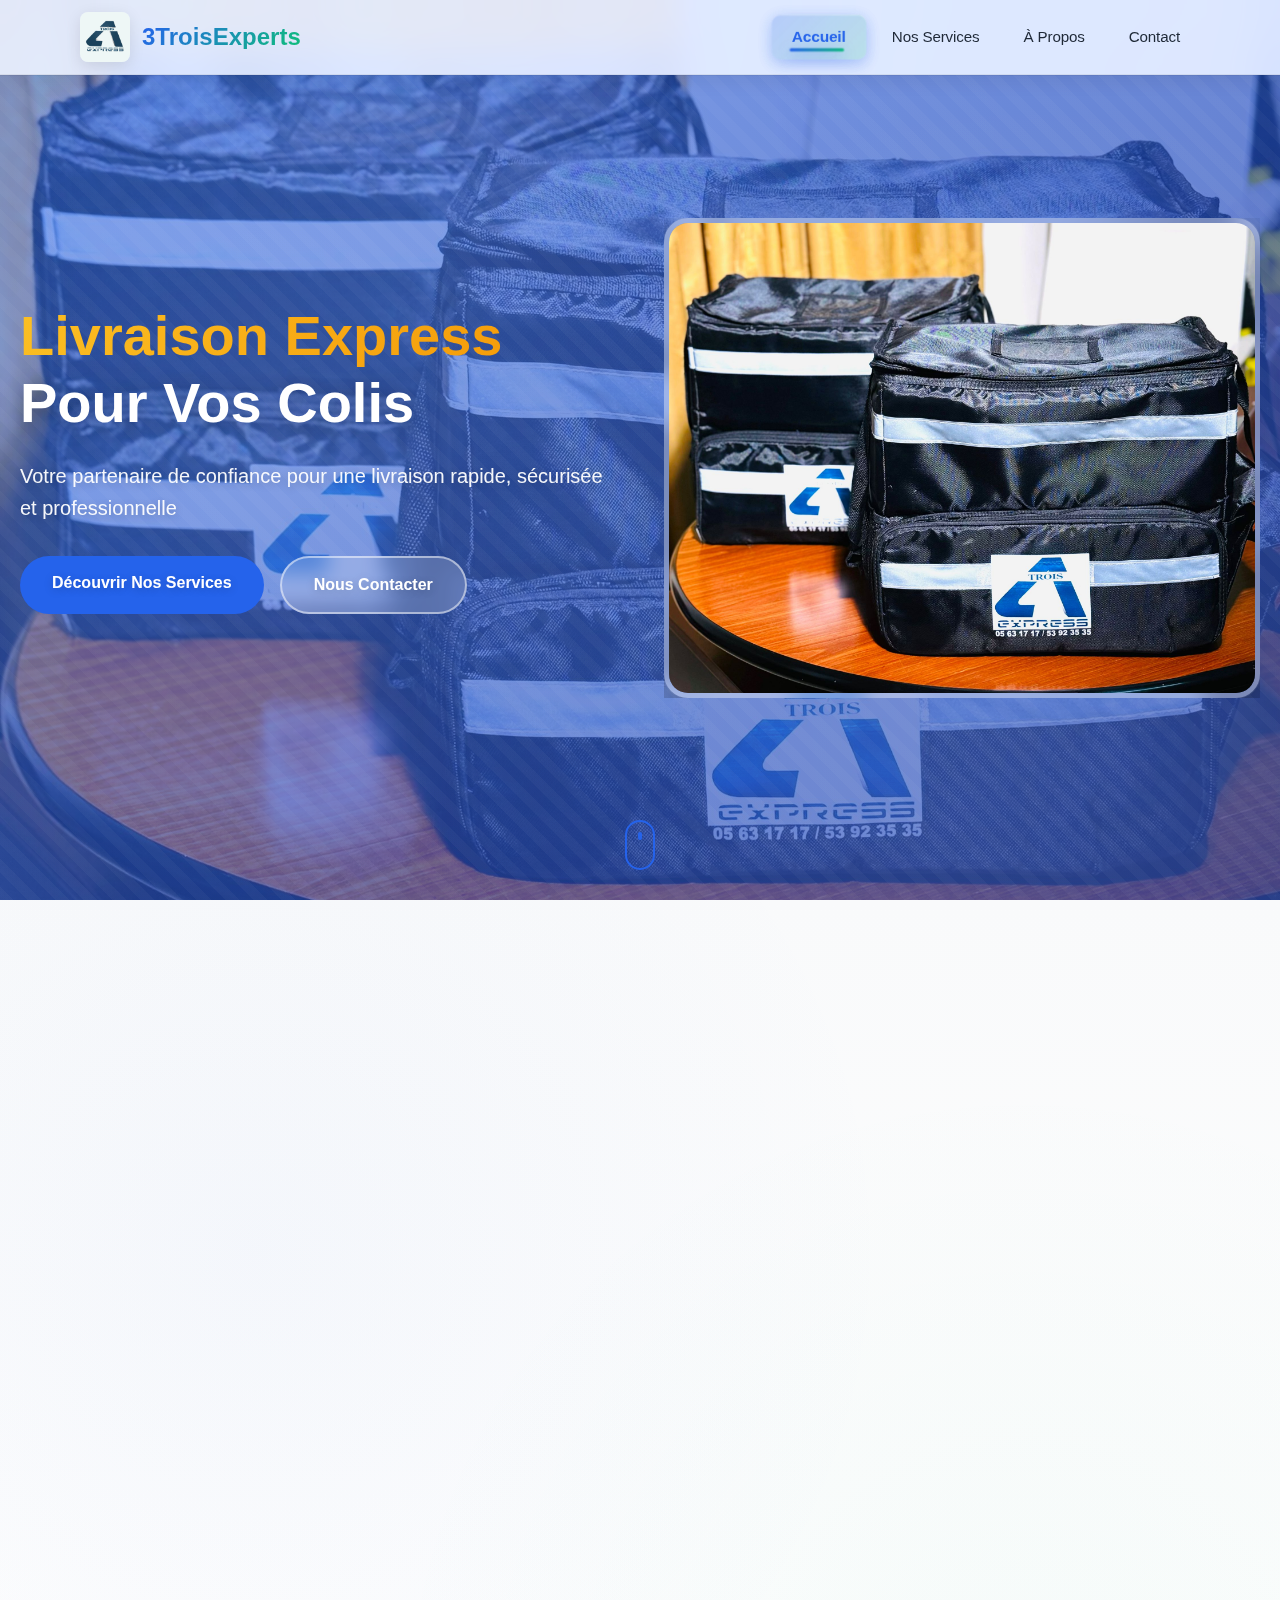
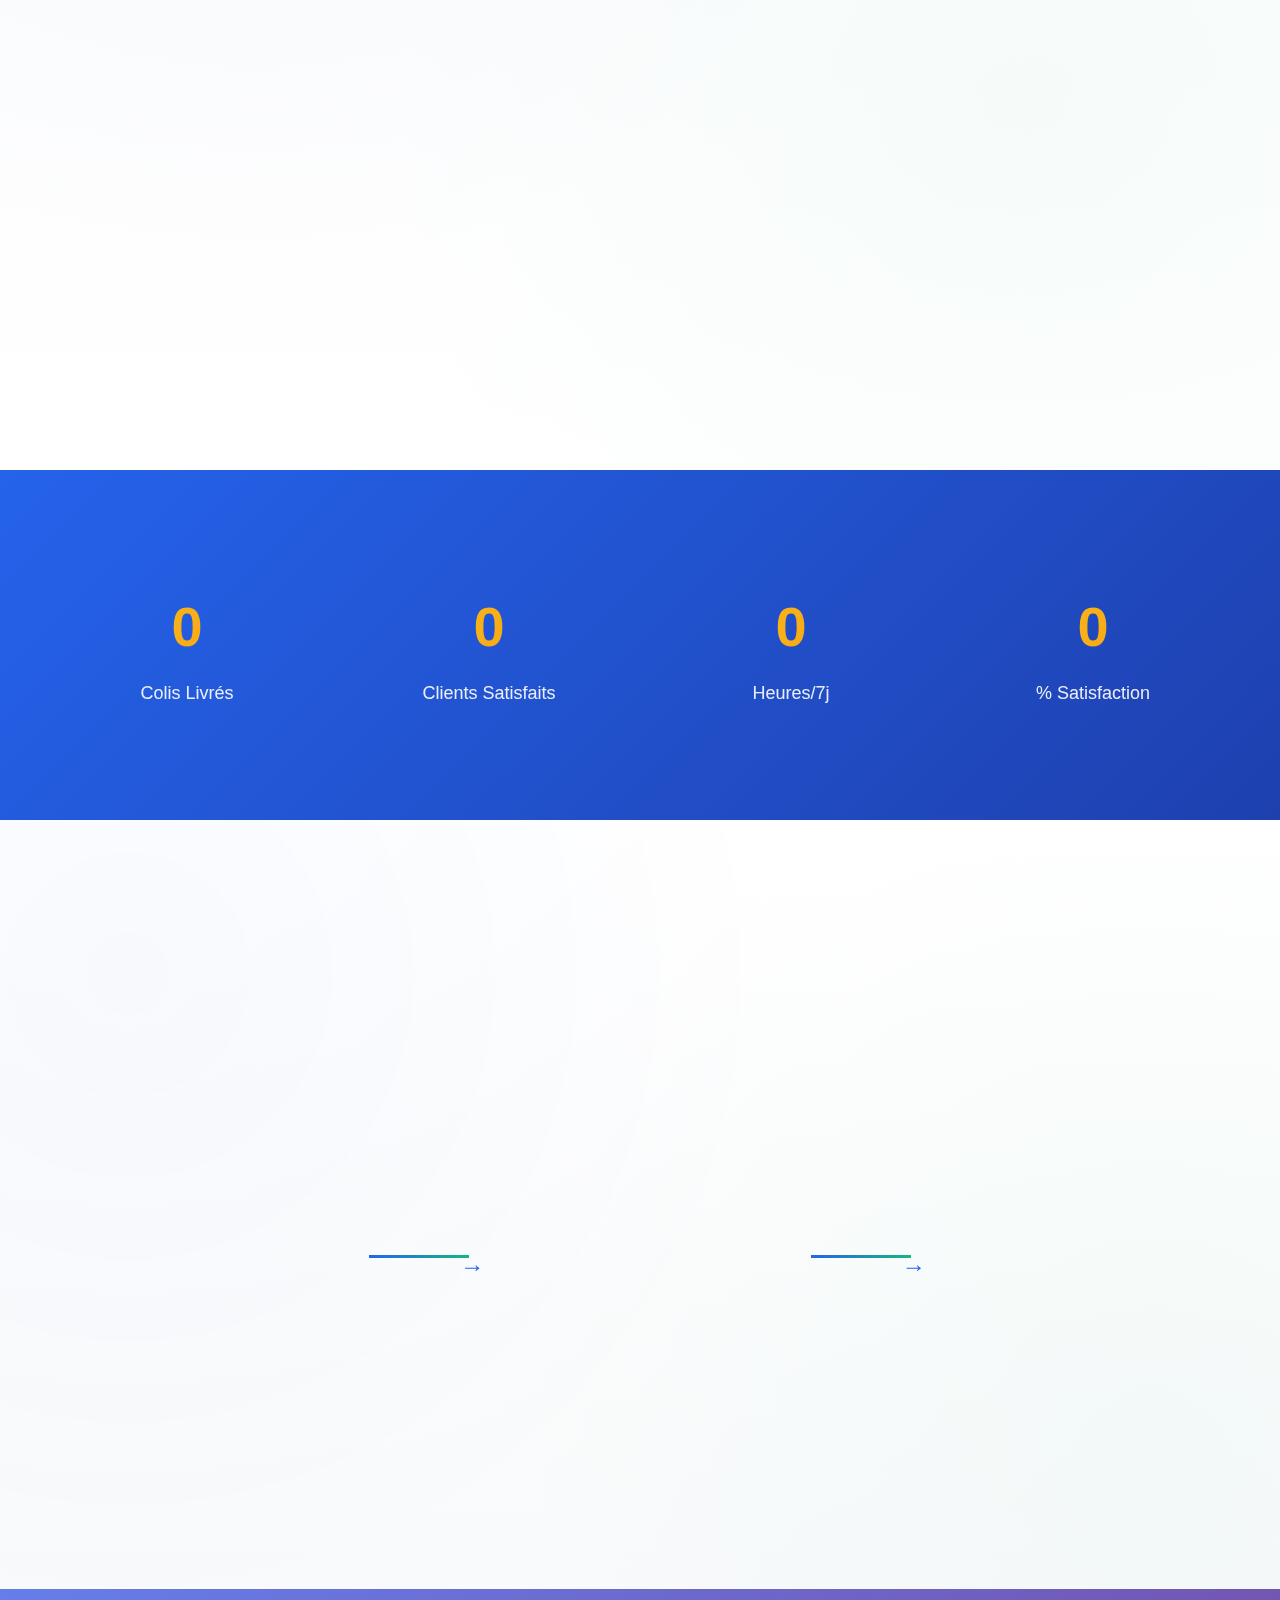
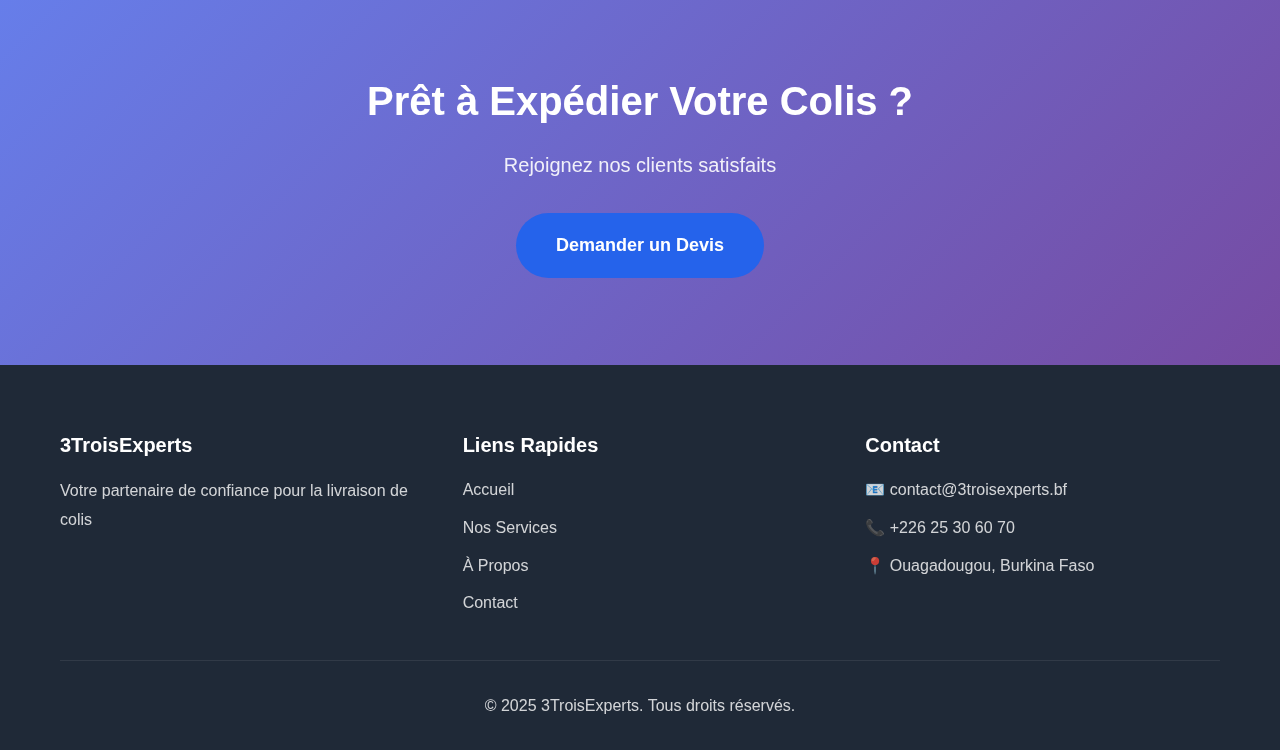
<file: index.html>
<!DOCTYPE html>
<html lang="fr">
<head>
    <meta charset="UTF-8">
    <meta name="viewport" content="width=device-width, initial-scale=1.0">
    <meta name="description" content="3TroisExperts - Votre agence de livraison de colis professionnelle. Services rapides, sécurisés et fiables.">
    <title>3TroisExperts - Livraison de Colis Professionnelle</title>
    
    <!-- En-têtes de Sécurité -->
    <meta http-equiv="Content-Security-Policy" content="default-src 'self'; script-src 'self' 'unsafe-inline' https://fonts.googleapis.com https://fonts.gstatic.com; style-src 'self' 'unsafe-inline' https://fonts.googleapis.com; font-src 'self' https://fonts.gstatic.com; img-src 'self' data:; connect-src 'self'; frame-ancestors 'none'; base-uri 'self'; form-action 'self';">
    <meta http-equiv="X-Content-Type-Options" content="nosniff">
    <meta http-equiv="X-Frame-Options" content="DENY">
    <meta http-equiv="X-XSS-Protection" content="1; mode=block">
    <meta http-equiv="Referrer-Policy" content="strict-origin-when-cross-origin">
    <meta http-equiv="Permissions-Policy" content="geolocation=(), microphone=(), camera=()">
    <link rel="stylesheet" href="style.css">
    <link rel="preconnect" href="https://fonts.googleapis.com">
    <link rel="preconnect" href="https://fonts.gstatic.com" crossorigin>
    <link href="https://fonts.googleapis.com/css2?family=Poppins:wght@300;400;600;700&display=swap" rel="stylesheet">
</head>
<body>
    <!-- Navigation -->
    <nav class="navbar" id="navbar">
        <div class="container">
            <div class="nav-wrapper">
                <div class="logo">
                    <img src="images/logo.jpeg" alt="3TroisExperts Logo" class="logo-img">
                    <span class="logo-text">3TroisExperts</span>
                </div>
                <ul class="nav-menu" id="navMenu">
                    <li><a href="index.html" class="nav-link active">Accueil</a></li>
                    <li><a href="services.html" class="nav-link">Nos Services</a></li>
                    <li><a href="about.html" class="nav-link">À Propos</a></li>
                    <li><a href="contact.html" class="nav-link">Contact</a></li>
                </ul>
                <div class="hamburger" id="hamburger">
                    <span></span>
                    <span></span>
                    <span></span>
                </div>
            </div>
        </div>
    </nav>

    <!-- Hero Section -->
    <section class="hero">
        <div class="container">
            <div class="hero-content">
                <h1 class="hero-title animate-fade-in">
                    <span class="highlight">Livraison Express</span><br>
                    Pour Vos Colis
                </h1>
                <p class="hero-subtitle animate-fade-in-delay">
                    Votre partenaire de confiance pour une livraison rapide, sécurisée et professionnelle
                </p>
                <div class="hero-buttons animate-fade-in-delay-2">
                    <a href="services.html" class="btn btn-primary">Découvrir Nos Services</a>
                    <a href="contact.html" class="btn btn-secondary">Nous Contacter</a>
                </div>
            </div>
            <div class="hero-image animate-slide-up">
                <img src="images/WhatsApp Image 2025-11-25 at 11.50.30.jpeg" alt="Livraison de colis" class="hero-main-image" loading="eager">
            </div>
        </div>
        <div class="scroll-indicator">
            <div class="mouse"></div>
        </div>
    </section>

    <!-- Features Section -->
    <section class="features">
        <div class="container">
            <h2 class="section-title">Pourquoi Choisir 3TroisExperts ?</h2>
            <div class="features-grid">
                <div class="feature-card">
                    <div class="feature-image">
                        <img src="images/WhatsApp Image 2025-11-25 at 11.50.31.jpeg" alt="Livraison Rapide" loading="lazy">
                    </div>
                    <h3>Livraison Rapide</h3>
                    <p>Service express disponible pour vos urgences</p>
                </div>
                <div class="feature-card">
                    <div class="feature-image">
                        <img src="images/WhatsApp Image 2025-11-25 at 11.50.31 (1).jpeg" alt="Sécurité Garantie" loading="lazy">
                    </div>
                    <h3>Sécurité Garantie</h3>
                    <p>Vos colis sont assurés et suivis en temps réel</p>
                </div>
                <div class="feature-card">
                    <div class="feature-image">
                        <img src="images/WhatsApp Image 2025-11-25 at 11.50.31 (2).jpeg" alt="Couverture Nationale" loading="lazy">
                    </div>
                    <h3>Couverture Nationale</h3>
                    <p>Livraison partout au Burkina Faso et à l'international</p>
                </div>
                <div class="feature-card">
                    <div class="feature-image">
                        <img src="images/WhatsApp Image 2025-11-25 at 11.50.31 (3).jpeg" alt="Suivi en Direct" loading="lazy">
                    </div>
                    <h3>Suivi en Direct</h3>
                    <p>Suivez votre colis en temps réel via notre plateforme</p>
                </div>
            </div>
        </div>
    </section>

    <!-- Stats Section -->
    <section class="stats">
        <div class="container">
            <div class="stats-grid">
                <div class="stat-item">
                    <div class="stat-number" data-target="2000">0</div>
                    <div class="stat-label">Colis Livrés</div>
                </div>
                <div class="stat-item">
                    <div class="stat-number" data-target="150">0</div>
                    <div class="stat-label">Clients Satisfaits</div>
                </div>
                <div class="stat-item">
                    <div class="stat-number" data-target="24">0</div>
                    <div class="stat-label">Heures/7j</div>
                </div>
                <div class="stat-item">
                    <div class="stat-number" data-target="98">0</div>
                    <div class="stat-label">% Satisfaction</div>
                </div>
            </div>
        </div>
    </section>

    <!-- Process Section -->
    <section class="process">
        <div class="container">
            <h2 class="section-title">Comment Ça Marche ?</h2>
            <div class="process-steps">
                <div class="step">
                    <div class="step-image">
                        <img src="images/commande.png" alt="Commande en ligne" loading="lazy">
                    </div>
                    <div class="step-number">1</div>
                    <h3>Commande</h3>
                    <p>Passez votre commande en ligne ou par téléphone</p>
                </div>
                <div class="step-connector"></div>
                <div class="step">
                    <div class="step-image">
                        <img src="images/collecte.png" alt="Collecte de colis" loading="lazy">
                    </div>
                    <div class="step-number">2</div>
                    <h3>Collecte</h3>
                    <p>Nous récupérons votre colis à l'adresse indiquée</p>
                </div>
                <div class="step-connector"></div>
                <div class="step">
                    <div class="step-image">
                        <img src="images/Livraison.png" alt="Livraison de colis" loading="lazy">
                    </div>
                    <div class="step-number">3</div>
                    <h3>Livraison</h3>
                    <p>Votre colis est livré rapidement et en toute sécurité</p>
                </div>
            </div>
        </div>
    </section>

    <!-- CTA Section -->
    <section class="cta">
        <div class="container">
            <div class="cta-content">
                <h2>Prêt à Expédier Votre Colis ?</h2>
                <p>Rejoignez nos clients satisfaits</p>
                <a href="contact.html" class="btn btn-primary btn-large">Demander un Devis</a>
            </div>
        </div>
    </section>

    <!-- Footer -->
    <footer class="footer">
        <div class="container">
            <div class="footer-content">
                <div class="footer-section">
                    <h3>3TroisExperts</h3>
                    <p>Votre partenaire de confiance pour la livraison de colis</p>
                </div>
                <div class="footer-section">
                    <h4>Liens Rapides</h4>
                    <ul>
                        <li><a href="index.html">Accueil</a></li>
                        <li><a href="services.html">Nos Services</a></li>
                        <li><a href="about.html">À Propos</a></li>
                        <li><a href="contact.html">Contact</a></li>
                    </ul>
                </div>
                <div class="footer-section">
                    <h4>Contact</h4>
                    <ul>
                        <li>📧 contact@3troisexperts.bf</li>
                        <li>📞 +226 25 30 60 70</li>
                        <li>📍 Ouagadougou, Burkina Faso</li>
                    </ul>
                </div>
            </div>
            <div class="footer-bottom">
                <p>&copy; 2025 3TroisExperts. Tous droits réservés.</p>
            </div>
        </div>
    </footer>

    <script src="security.js"></script>
    <script src="script.js"></script>
</body>
</html>
</file>
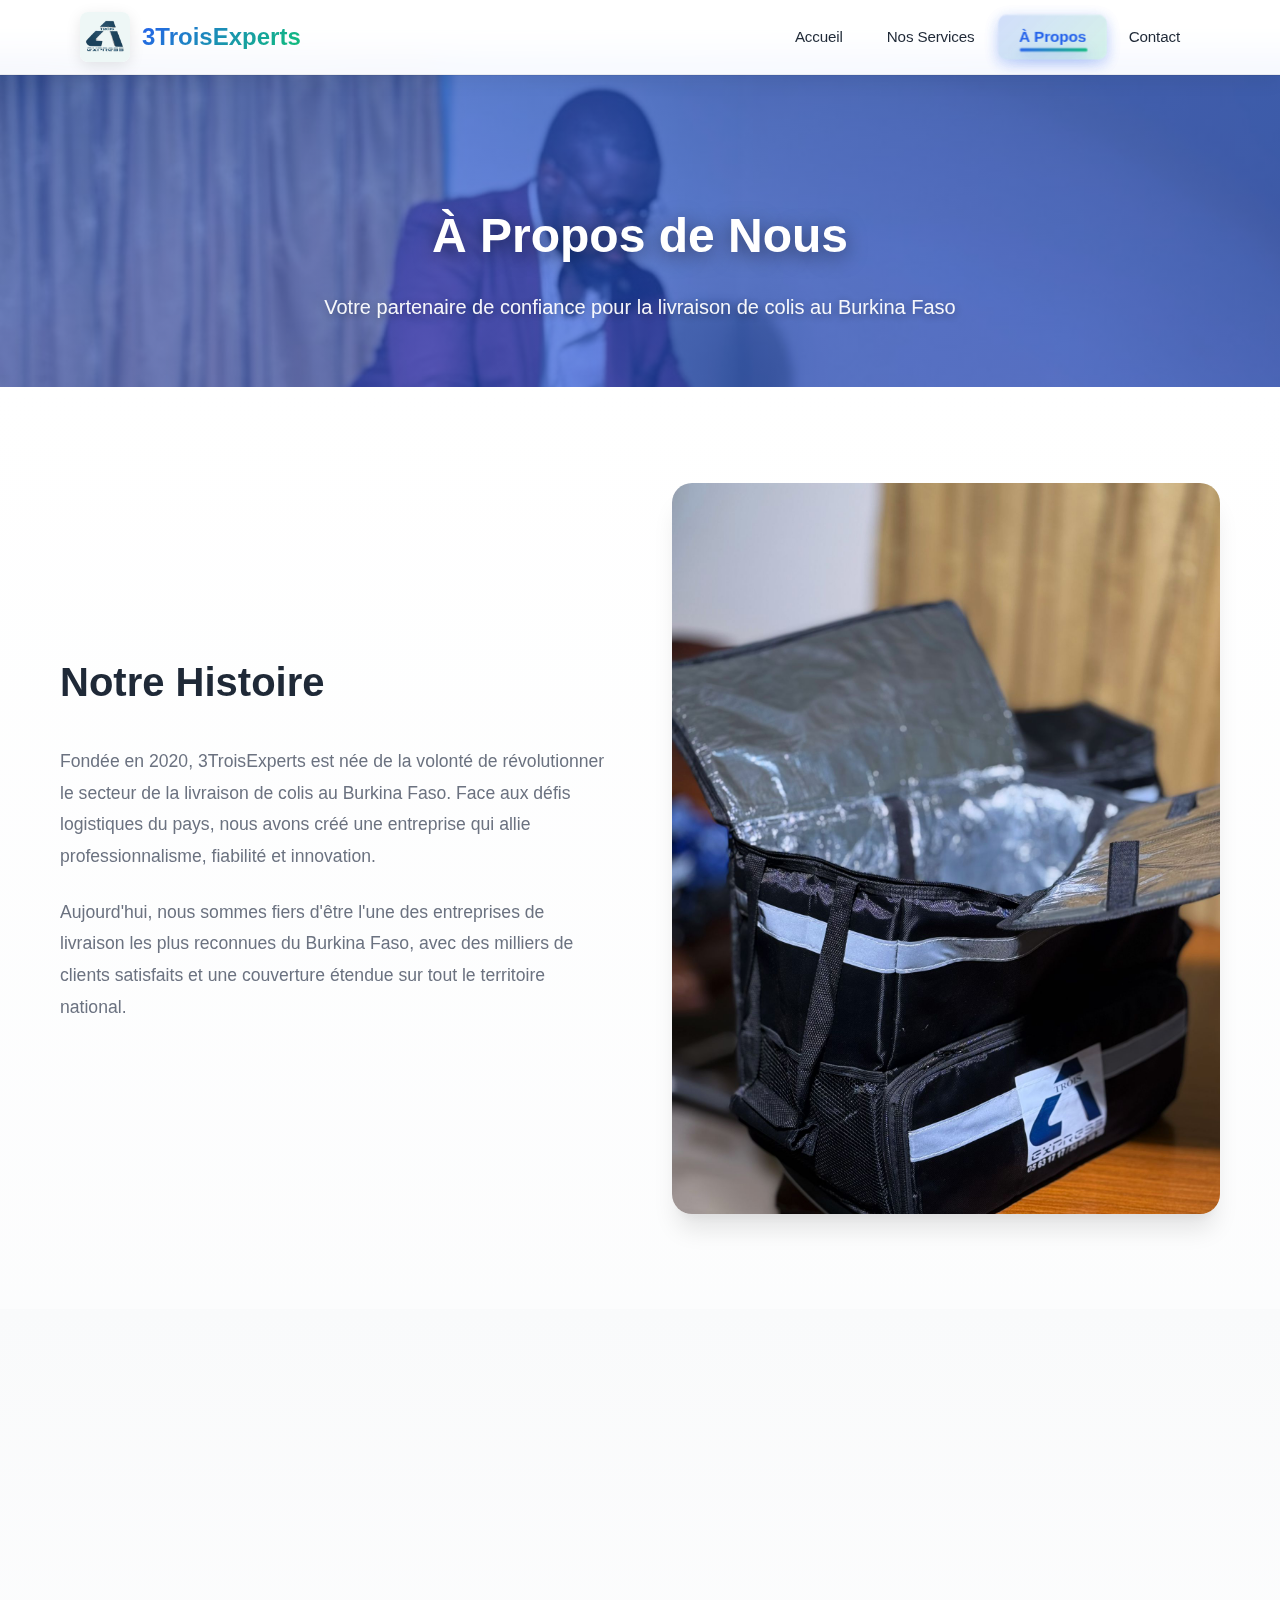
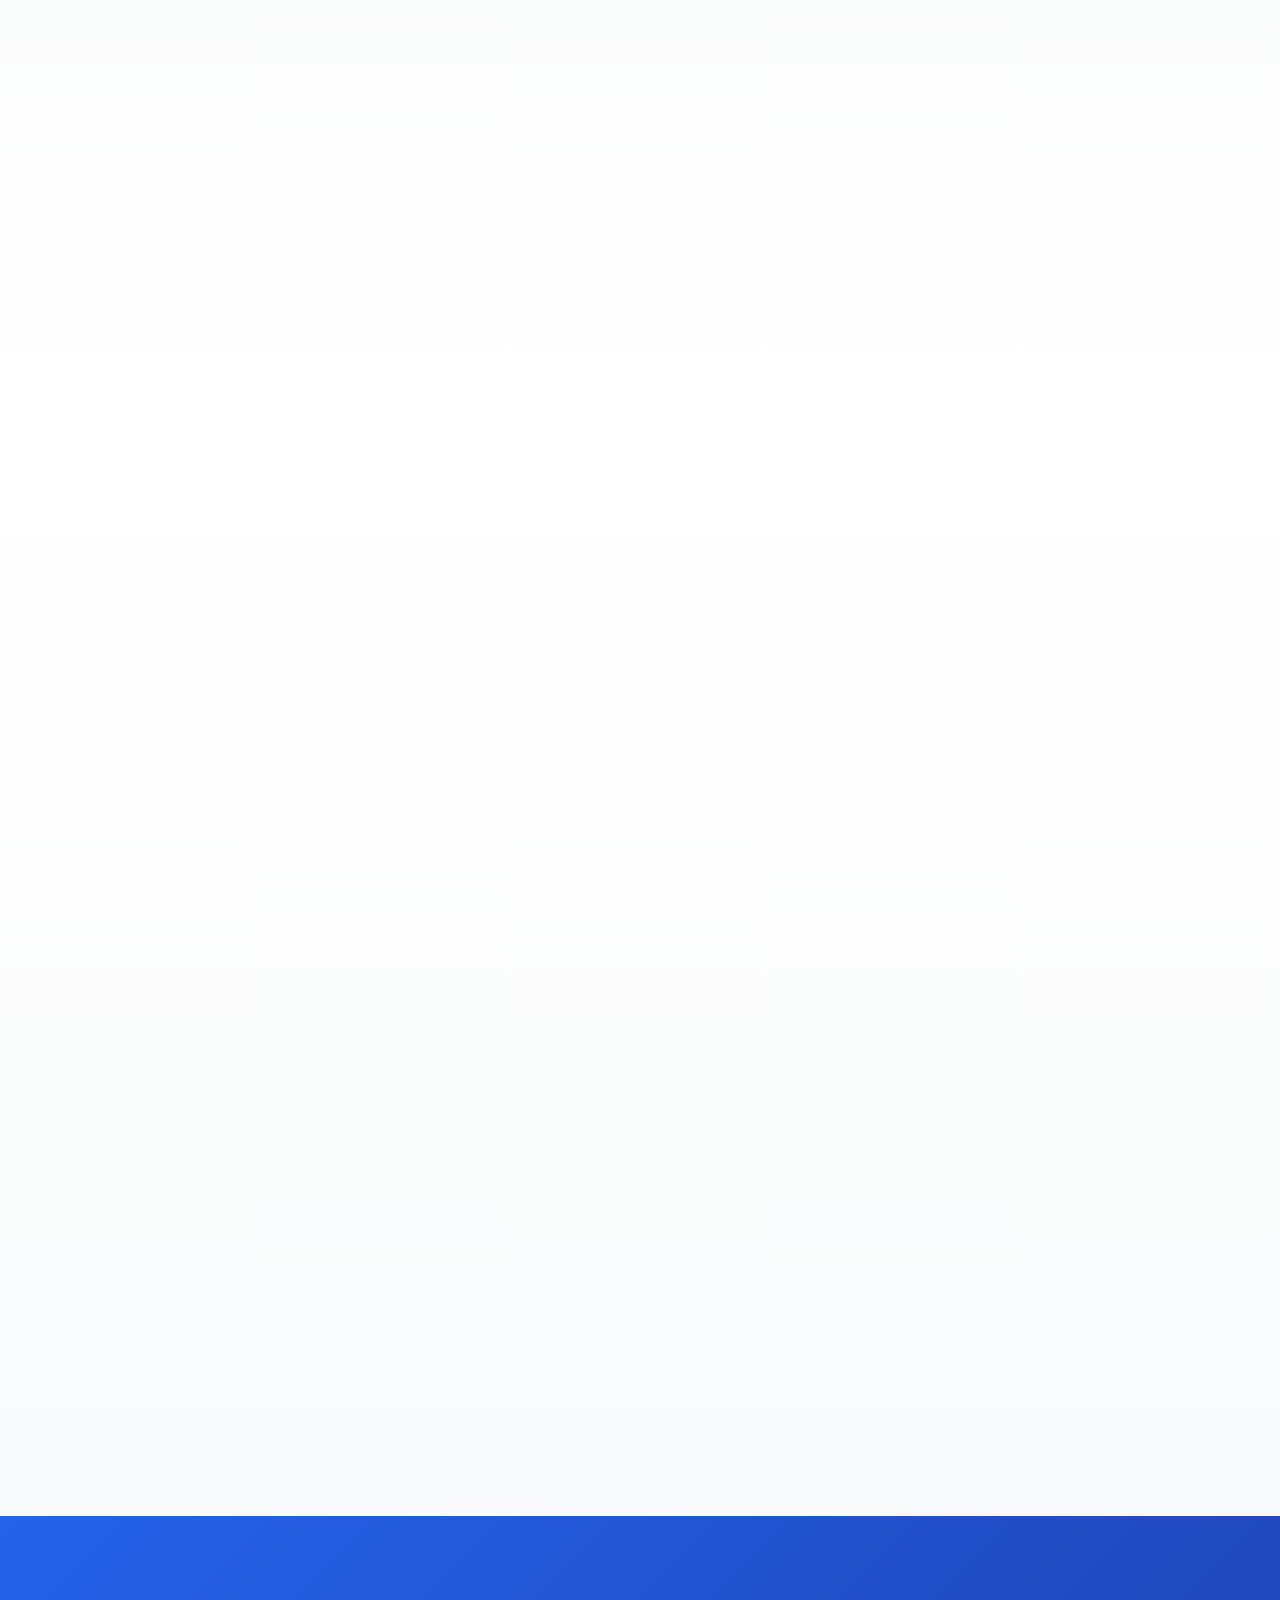
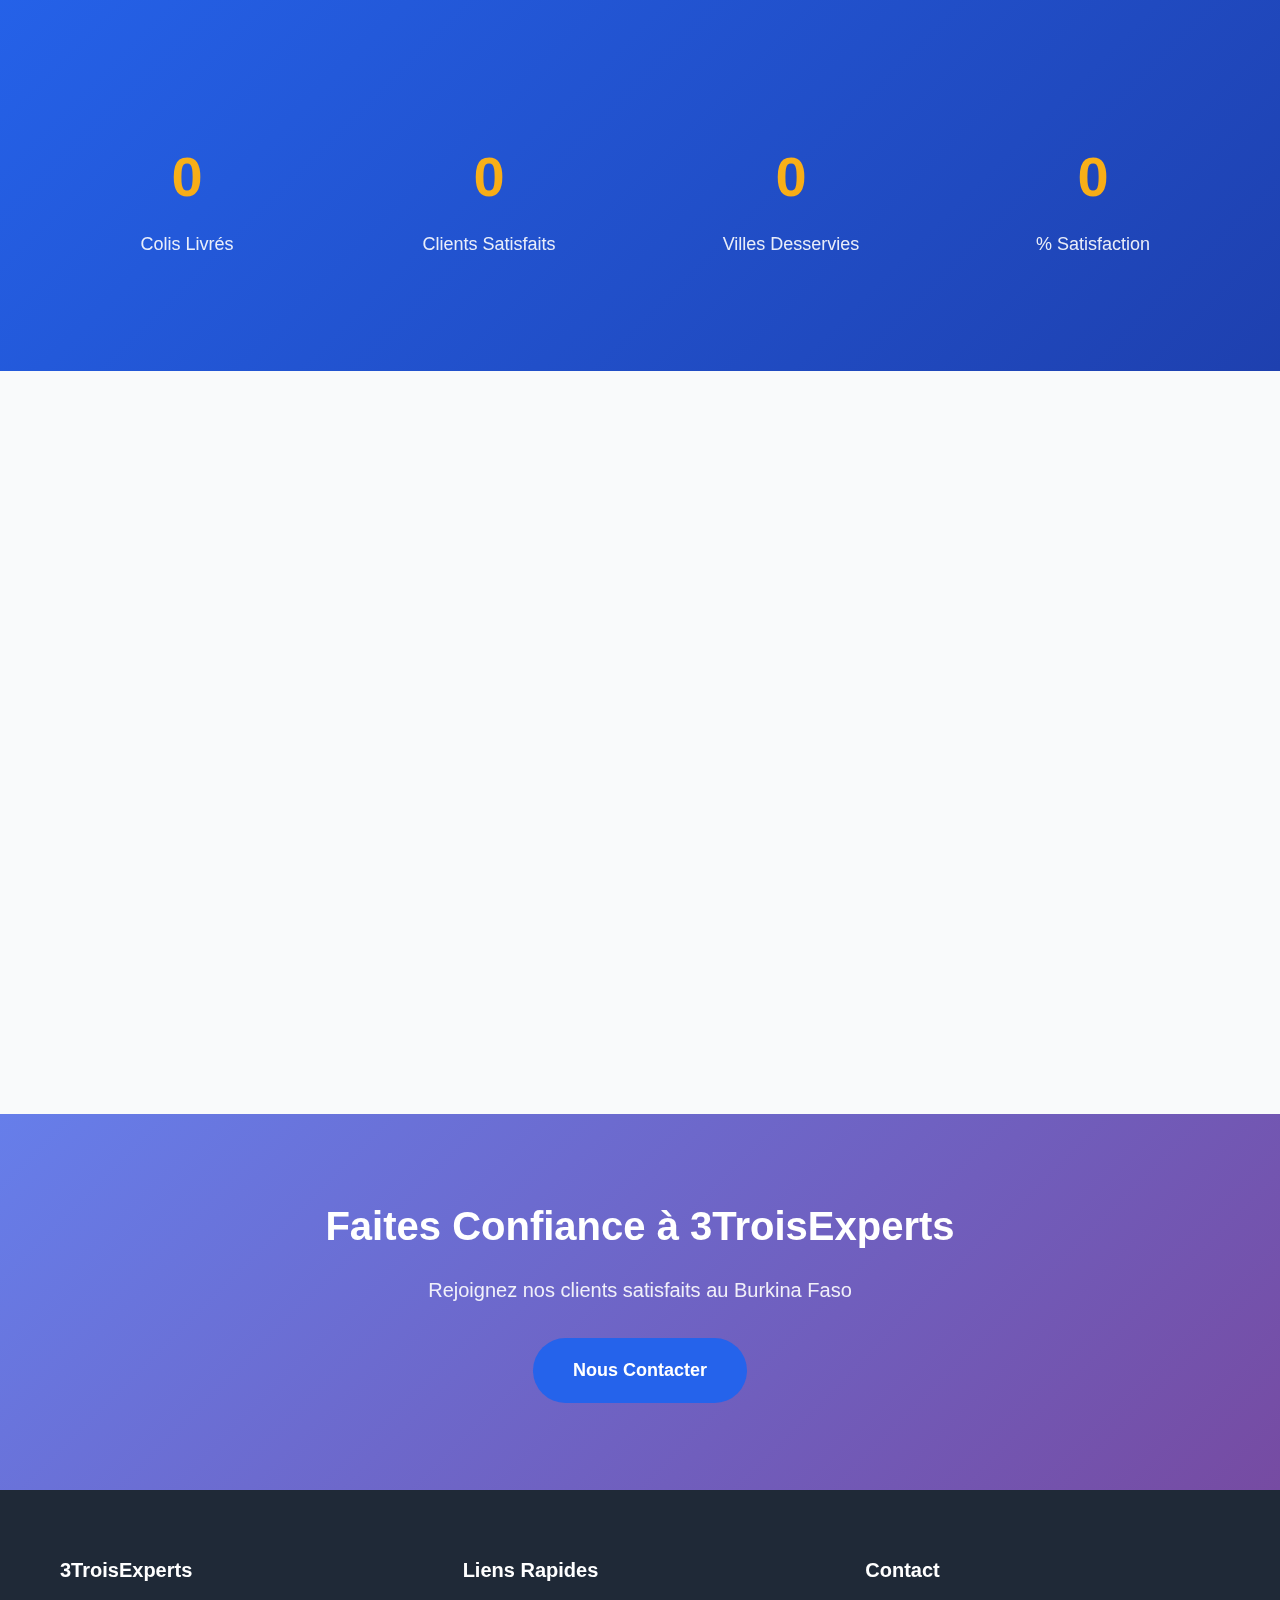
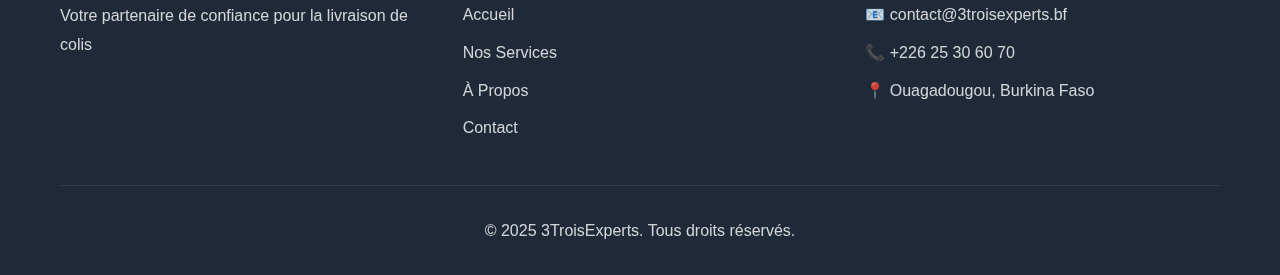
<file: about.html>
<!DOCTYPE html>
<html lang="fr">
<head>
    <meta charset="UTF-8">
    <meta name="viewport" content="width=device-width, initial-scale=1.0">
    <meta name="description" content="Découvrez 3TroisExperts - Notre histoire, nos valeurs et notre engagement pour une livraison de colis fiable au Burkina Faso.">
    <title>À Propos - 3TroisExperts</title>
    
    <!-- En-têtes de Sécurité -->
    <meta http-equiv="Content-Security-Policy" content="default-src 'self'; script-src 'self' 'unsafe-inline' https://fonts.googleapis.com https://fonts.gstatic.com; style-src 'self' 'unsafe-inline' https://fonts.googleapis.com; font-src 'self' https://fonts.gstatic.com; img-src 'self' data:; connect-src 'self'; frame-ancestors 'none'; base-uri 'self'; form-action 'self';">
    <meta http-equiv="X-Content-Type-Options" content="nosniff">
    <meta http-equiv="X-Frame-Options" content="DENY">
    <meta http-equiv="X-XSS-Protection" content="1; mode=block">
    <meta http-equiv="Referrer-Policy" content="strict-origin-when-cross-origin">
    <meta http-equiv="Permissions-Policy" content="geolocation=(), microphone=(), camera=()">
    <link rel="stylesheet" href="style.css">
    <link rel="preconnect" href="https://fonts.googleapis.com">
    <link rel="preconnect" href="https://fonts.gstatic.com" crossorigin>
    <link href="https://fonts.googleapis.com/css2?family=Poppins:wght@300;400;600;700&display=swap" rel="stylesheet">
</head>
<body>
    <!-- Navigation -->
    <nav class="navbar" id="navbar">
        <div class="container">
            <div class="nav-wrapper">
                <div class="logo">
                    <img src="images/logo.jpeg" alt="3TroisExperts Logo" class="logo-img">
                    <span class="logo-text">3TroisExperts</span>
                </div>
                <ul class="nav-menu" id="navMenu">
                    <li><a href="index.html" class="nav-link">Accueil</a></li>
                    <li><a href="services.html" class="nav-link">Nos Services</a></li>
                    <li><a href="about.html" class="nav-link active">À Propos</a></li>
                    <li><a href="contact.html" class="nav-link">Contact</a></li>
                </ul>
                <div class="hamburger" id="hamburger">
                    <span></span>
                    <span></span>
                    <span></span>
                </div>
            </div>
        </div>
    </nav>

    <!-- Page Header -->
    <section class="page-header page-header-about">
        <div class="container">
            <h1 class="page-title">À Propos de Nous</h1>
            <p class="page-subtitle">Votre partenaire de confiance pour la livraison de colis au Burkina Faso</p>
        </div>
    </section>

    <!-- About Section -->
    <section class="about-section">
        <div class="container">
            <div class="about-content">
                <div class="about-text">
                    <h2>Notre Histoire</h2>
                    <p>
                        Fondée en 2020, 3TroisExperts est née de la volonté de révolutionner le secteur de la livraison 
                        de colis au Burkina Faso. Face aux défis logistiques du pays, nous avons créé une entreprise 
                        qui allie professionnalisme, fiabilité et innovation.
                    </p>
                    <p>
                        Aujourd'hui, nous sommes fiers d'être l'une des entreprises de livraison les plus reconnues 
                        du Burkina Faso, avec des milliers de clients satisfaits et une couverture étendue sur tout 
                        le territoire national.
                    </p>
                </div>
                <div class="about-image">
                    <img src="images/WhatsApp Image 2025-11-25 at 11.50.32.jpeg" alt="Notre équipe" loading="lazy">
                </div>
            </div>
        </div>
    </section>

    <!-- Values Section -->
    <section class="values-section">
        <div class="container">
            <h2 class="section-title">Nos Valeurs</h2>
            <div class="values-grid">
                <div class="value-card">
                    <div class="value-icon">✓</div>
                    <h3>Fiabilité</h3>
                    <p>Nous nous engageons à livrer vos colis en temps et en heure, avec un taux de réussite de 98%.</p>
                </div>
                <div class="value-card">
                    <div class="value-icon">🔒</div>
                    <h3>Sécurité</h3>
                    <p>Tous vos colis sont assurés et suivis en temps réel pour garantir leur sécurité maximale.</p>
                </div>
                <div class="value-card">
                    <div class="value-icon">💼</div>
                    <h3>Professionnalisme</h3>
                    <p>Notre équipe est formée et certifiée pour offrir un service de qualité professionnelle.</p>
                </div>
                <div class="value-card">
                    <div class="value-icon">🤝</div>
                    <h3>Engagement Client</h3>
                    <p>Votre satisfaction est notre priorité. Nous sommes disponibles 24/7 pour répondre à vos besoins.</p>
                </div>
            </div>
        </div>
    </section>

    <!-- Guarantees Section -->
    <section class="guarantees-section">
        <div class="container">
            <h2 class="section-title">Nos Garanties</h2>
            <div class="guarantees-grid">
                <div class="guarantee-card">
                    <div class="guarantee-icon">🛡️</div>
                    <h3>Assurance Complète</h3>
                    <p>Tous vos colis sont automatiquement assurés jusqu'à 500 000 FCFA sans frais supplémentaires.</p>
                </div>
                <div class="guarantee-card">
                    <div class="guarantee-icon">📦</div>
                    <h3>Emballage Professionnel</h3>
                    <p>Nous utilisons des matériaux de qualité pour protéger vos envois pendant le transport.</p>
                </div>
                <div class="guarantee-card">
                    <div class="guarantee-icon">⏱️</div>
                    <h3>Délais Flexibles</h3>
                    <p>Nous adaptons nos délais de livraison à vos besoins : de quelques minutes à quelques heures selon votre urgence et vos horaires. Engagement de livraison dans les délais convenus ou remboursement de 50% des frais.</p>
                </div>
                <div class="guarantee-card">
                    <div class="guarantee-icon">📱</div>
                    <h3>Suivi en Temps Réel</h3>
                    <p>Suivez votre colis à chaque étape de son parcours via notre plateforme en ligne.</p>
                </div>
                <div class="guarantee-card">
                    <div class="guarantee-icon">✅</div>
                    <h3>Certification</h3>
                    <p>Entreprise certifiée et agréée par les autorités burkinabè pour la livraison de colis.</p>
                </div>
                <div class="guarantee-card">
                    <div class="guarantee-icon">💳</div>
                    <h3>Paiement Sécurisé</h3>
                    <p>Transactions sécurisées avec garantie de remboursement en cas de problème.</p>
                </div>
            </div>
        </div>
    </section>

    <!-- Stats Section -->
    <section class="stats">
        <div class="container">
            <h2 class="section-title">Nos Réalisations</h2>
            <div class="stats-grid">
                <div class="stat-item">
                    <div class="stat-number" data-target="2000">0</div>
                    <div class="stat-label">Colis Livrés</div>
                </div>
                <div class="stat-item">
                    <div class="stat-number" data-target="150">0</div>
                    <div class="stat-label">Clients Satisfaits</div>
                </div>
                <div class="stat-item">
                    <div class="stat-number" data-target="45">0</div>
                    <div class="stat-label">Villes Desservies</div>
                </div>
                <div class="stat-item">
                    <div class="stat-number" data-target="98">0</div>
                    <div class="stat-label">% Satisfaction</div>
                </div>
            </div>
        </div>
    </section>

    <!-- Team Section -->
    <section class="team-section">
        <div class="container">
            <h2 class="section-title">Notre Engagement</h2>
            <div class="team-content">
                <div class="team-text">
                    <h3>Une Équipe Dédiée</h3>
                    <p>
                        Notre équipe de plus de 50 professionnels est dédiée à votre satisfaction. 
                        Chaque membre est formé aux meilleures pratiques de la logistique et du service client.
                    </p>
                    <h3>Notre Mission</h3>
                    <p>
                        Faciliter le commerce et les échanges au Burkina Faso en offrant un service de livraison 
                        rapide, sécurisé et accessible à tous, des particuliers aux grandes entreprises.
                    </p>
                    <h3>Notre Vision</h3>
                    <p>
                        Devenir le leader de la livraison de colis au Burkina Faso en continuant d'innover 
                        et d'améliorer nos services pour répondre aux besoins croissants de nos clients.
                    </p>
                </div>
            </div>
        </div>
    </section>

    <!-- CTA Section -->
    <section class="cta">
        <div class="container">
            <div class="cta-content">
                <h2>Faites Confiance à 3TroisExperts</h2>
                <p>Rejoignez nos clients satisfaits au Burkina Faso</p>
                <a href="contact.html" class="btn btn-primary btn-large">Nous Contacter</a>
            </div>
        </div>
    </section>

    <!-- Footer -->
    <footer class="footer">
        <div class="container">
            <div class="footer-content">
                <div class="footer-section">
                    <h3>3TroisExperts</h3>
                    <p>Votre partenaire de confiance pour la livraison de colis</p>
                </div>
                <div class="footer-section">
                    <h4>Liens Rapides</h4>
                    <ul>
                        <li><a href="index.html">Accueil</a></li>
                        <li><a href="services.html">Nos Services</a></li>
                        <li><a href="about.html">À Propos</a></li>
                        <li><a href="contact.html">Contact</a></li>
                    </ul>
                </div>
                <div class="footer-section">
                    <h4>Contact</h4>
                    <ul>
                        <li>📧 contact@3troisexperts.bf</li>
                        <li>📞 +226 25 30 60 70</li>
                        <li>📍 Ouagadougou, Burkina Faso</li>
                    </ul>
                </div>
            </div>
            <div class="footer-bottom">
                <p>&copy; 2025 3TroisExperts. Tous droits réservés.</p>
            </div>
        </div>
    </footer>

    <script src="security.js"></script>
    <script src="script.js"></script>
</body>
</html>
</file>
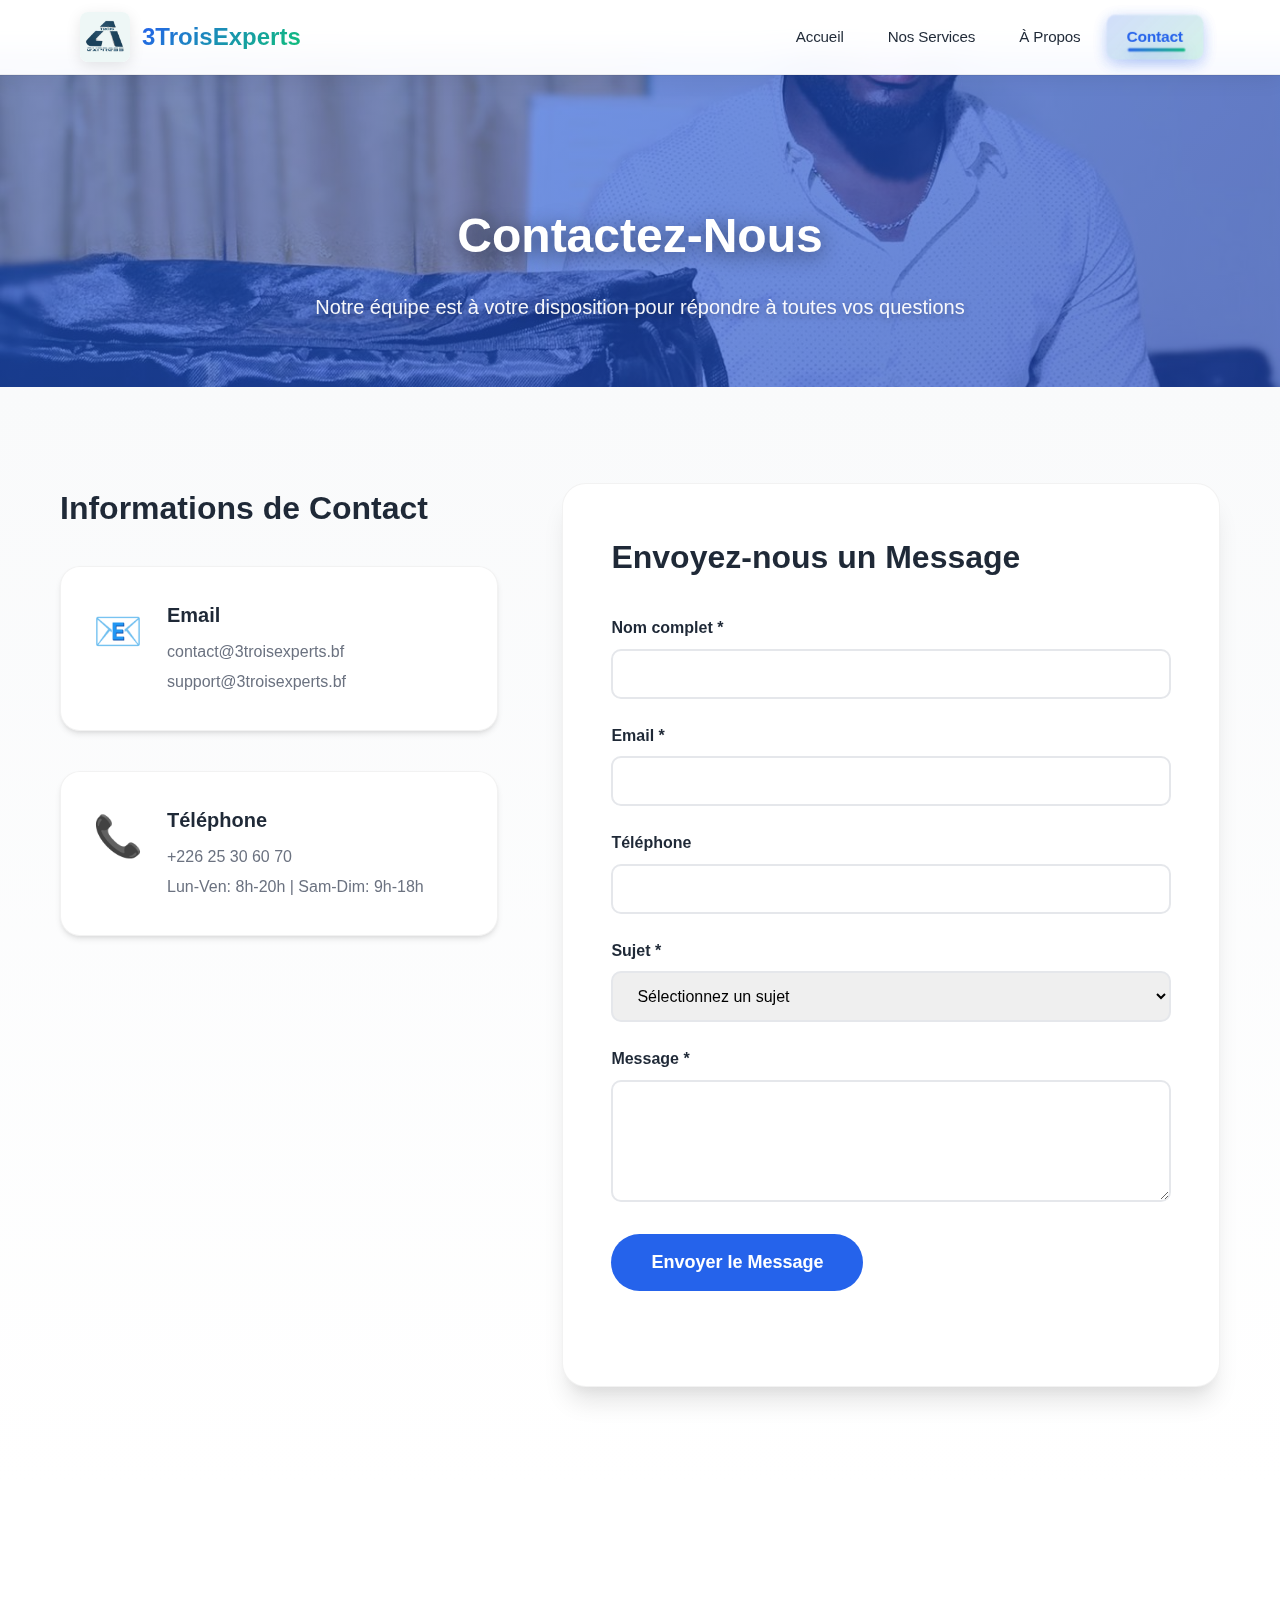
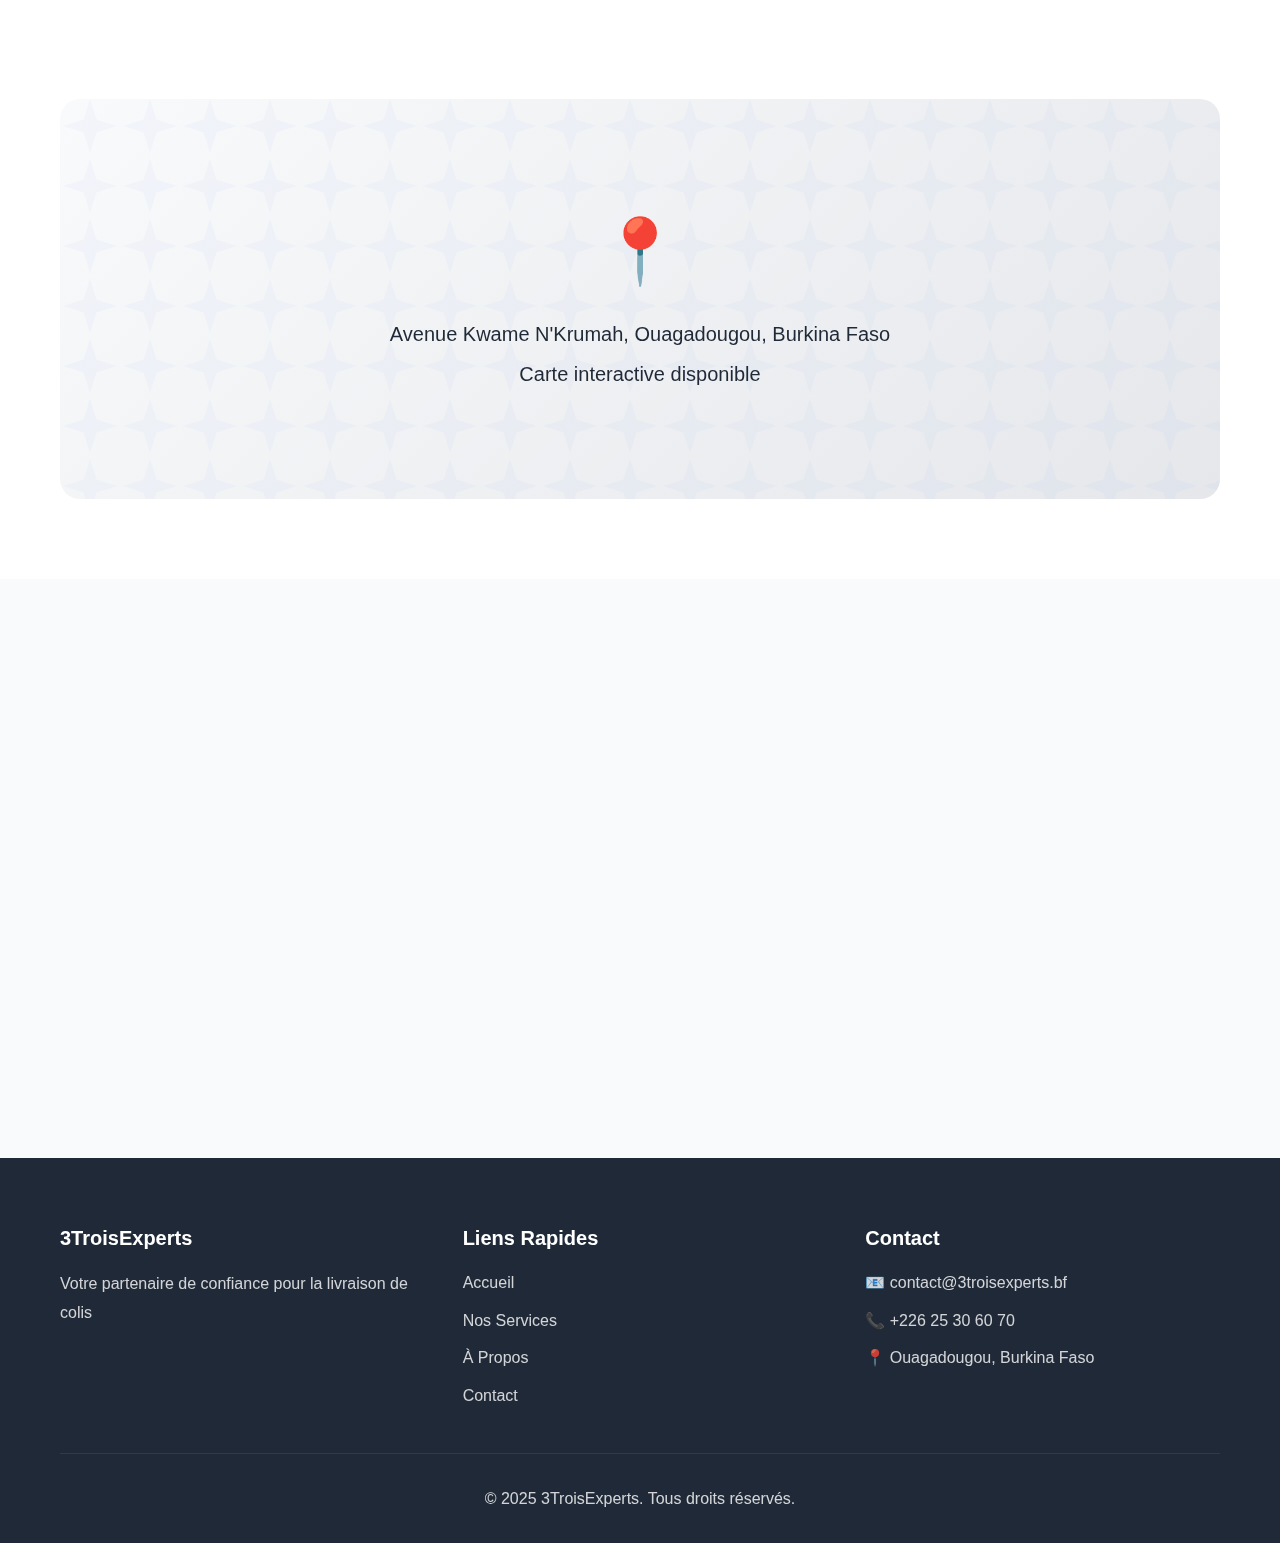
<file: contact.html>
<!DOCTYPE html>
<html lang="fr">
<head>
    <meta charset="UTF-8">
    <meta name="viewport" content="width=device-width, initial-scale=1.0, maximum-scale=5.0, user-scalable=yes">
    <meta name="description" content="Contactez 3TroisExperts - Notre équipe est à votre disposition pour répondre à toutes vos questions.">
    <title>Contact - 3TroisExperts</title>
    
    <!-- En-têtes de Sécurité -->
    <meta http-equiv="Content-Security-Policy" content="default-src 'self'; script-src 'self' 'unsafe-inline' https://fonts.googleapis.com https://fonts.gstatic.com; style-src 'self' 'unsafe-inline' https://fonts.googleapis.com; font-src 'self' https://fonts.gstatic.com; img-src 'self' data:; connect-src 'self'; frame-ancestors 'none'; base-uri 'self'; form-action 'self';">
    <meta http-equiv="X-Content-Type-Options" content="nosniff">
    <meta http-equiv="X-Frame-Options" content="DENY">
    <meta http-equiv="X-XSS-Protection" content="1; mode=block">
    <meta http-equiv="Referrer-Policy" content="strict-origin-when-cross-origin">
    <meta http-equiv="Permissions-Policy" content="geolocation=(), microphone=(), camera=()">
    <link rel="stylesheet" href="style.css">
    <link rel="preconnect" href="https://fonts.googleapis.com">
    <link rel="preconnect" href="https://fonts.gstatic.com" crossorigin>
    <link href="https://fonts.googleapis.com/css2?family=Poppins:wght@300;400;600;700&display=swap" rel="stylesheet">
</head>
<body>
    <!-- Navigation -->
    <nav class="navbar" id="navbar">
        <div class="container">
            <div class="nav-wrapper">
                <div class="logo">
                    <img src="images/logo.jpeg" alt="3TroisExperts Logo" class="logo-img">
                    <span class="logo-text">3TroisExperts</span>
                </div>
                <ul class="nav-menu" id="navMenu">
                    <li><a href="index.html" class="nav-link">Accueil</a></li>
                    <li><a href="services.html" class="nav-link">Nos Services</a></li>
                    <li><a href="about.html" class="nav-link">À Propos</a></li>
                    <li><a href="contact.html" class="nav-link active">Contact</a></li>
                </ul>
                <div class="hamburger" id="hamburger">
                    <span></span>
                    <span></span>
                    <span></span>
                </div>
            </div>
        </div>
    </nav>

    <!-- Page Header -->
    <section class="page-header page-header-contact">
        <div class="container">
            <h1 class="page-title">Contactez-Nous</h1>
            <p class="page-subtitle">Notre équipe est à votre disposition pour répondre à toutes vos questions</p>
        </div>
    </section>

    <!-- Contact Section -->
    <section class="contact-section">
        <div class="container">
            <div class="contact-wrapper">
                <div class="contact-info">
                    <h2>Informations de Contact</h2>
                    <div class="contact-item">
                        <div class="contact-icon">📧</div>
                        <div>
                            <h3>Email</h3>
                            <p>contact@3troisexperts.bf</p>
                            <p>support@3troisexperts.bf</p>
                        </div>
                    </div>
                    <div class="contact-item">
                        <div class="contact-icon">📞</div>
                        <div>
                            <h3>Téléphone</h3>
                            <p>+226 25 30 60 70</p>
                            <p>Lun-Ven: 8h-20h | Sam-Dim: 9h-18h</p>
                        </div>
                    </div>
                    <div class="contact-item">
                        <div class="contact-icon">📍</div>
                        <div>
                            <h3>Adresse</h3>
                            <p>Avenue Kwame N'Krumah</p>
                            <p>Ouagadougou, Burkina Faso</p>
                        </div>
                    </div>
                    <div class="contact-item">
                        <div class="contact-icon">⏰</div>
                        <div>
                            <h3>Horaires</h3>
                            <p>Lundi - Vendredi: 8h00 - 20h00</p>
                            <p>Samedi - Dimanche: 9h00 - 18h00</p>
                        </div>
                    </div>
                </div>

                <div class="contact-form-wrapper">
                    <h2>Envoyez-nous un Message</h2>
                    <form class="contact-form" id="contactForm">
                        <div class="form-group">
                            <label for="name">Nom complet *</label>
                            <input type="text" id="name" name="name" required>
                        </div>
                        <div class="form-group">
                            <label for="email">Email *</label>
                            <input type="email" id="email" name="email" required>
                        </div>
                        <div class="form-group">
                            <label for="phone">Téléphone</label>
                            <input type="tel" id="phone" name="phone">
                        </div>
                        <div class="form-group">
                            <label for="subject">Sujet *</label>
                            <select id="subject" name="subject" required>
                                <option value="">Sélectionnez un sujet</option>
                                <option value="devis">Demande de devis</option>
                                <option value="service">Question sur nos services</option>
                                <option value="suivi">Suivi de colis</option>
                                <option value="autre">Autre</option>
                            </select>
                        </div>
                        <div class="form-group">
                            <label for="message">Message *</label>
                            <textarea id="message" name="message" rows="5" required></textarea>
                        </div>
                        <button type="submit" class="btn btn-primary btn-large">Envoyer le Message</button>
                        <div class="form-message" id="formMessage"></div>
                    </form>
                </div>
            </div>
        </div>
    </section>

    <!-- Map Section -->
    <section class="map-section">
        <div class="container">
            <h2 class="section-title">Notre Localisation</h2>
            <div class="map-container">
                <div class="map-placeholder">
                    <div class="map-content">
                        <div class="map-icon">📍</div>
                        <p>Avenue Kwame N'Krumah, Ouagadougou, Burkina Faso</p>
                        <p class="map-note">Carte interactive disponible</p>
                    </div>
                </div>
            </div>
        </div>
    </section>

    <!-- FAQ Section -->
    <section class="faq-section">
        <div class="container">
            <h2 class="section-title">Questions Fréquentes</h2>
            <div class="faq-grid">
                <div class="faq-item">
                    <h3>Quels sont les délais de livraison ?</h3>
                    <p>Nos délais de livraison sont flexibles et s'adaptent à vos besoins : de quelques minutes à quelques heures selon votre urgence et vos horaires préférés. Nous travaillons avec vous pour trouver le créneau qui vous convient le mieux.</p>
                </div>
                <div class="faq-item">
                    <h3>Comment suivre mon colis ?</h3>
                    <p>Vous recevrez un numéro de suivi par email/SMS. Utilisez-le sur notre site ou application mobile pour suivre votre colis en temps réel.</p>
                </div>
                <div class="faq-item">
                    <h3>Que faire en cas de problème ?</h3>
                    <p>Notre service client est disponible 7j/7. Contactez-nous par téléphone, email ou via notre formulaire de contact.</p>
                </div>
            </div>
        </div>
    </section>

    <!-- Footer -->
    <footer class="footer">
        <div class="container">
            <div class="footer-content">
                <div class="footer-section">
                    <h3>3TroisExperts</h3>
                    <p>Votre partenaire de confiance pour la livraison de colis</p>
                </div>
                <div class="footer-section">
                    <h4>Liens Rapides</h4>
                    <ul>
                        <li><a href="index.html">Accueil</a></li>
                        <li><a href="services.html">Nos Services</a></li>
                        <li><a href="about.html">À Propos</a></li>
                        <li><a href="contact.html">Contact</a></li>
                    </ul>
                </div>
                <div class="footer-section">
                    <h4>Contact</h4>
                    <ul>
                        <li>📧 contact@3troisexperts.bf</li>
                        <li>📞 +226 25 30 60 70</li>
                        <li>📍 Ouagadougou, Burkina Faso</li>
                    </ul>
                </div>
            </div>
            <div class="footer-bottom">
                <p>&copy; 2025 3TroisExperts. Tous droits réservés.</p>
            </div>
        </div>
    </footer>

    <script src="security.js"></script>
    <script src="script.js"></script>
</body>
</html>
</file>
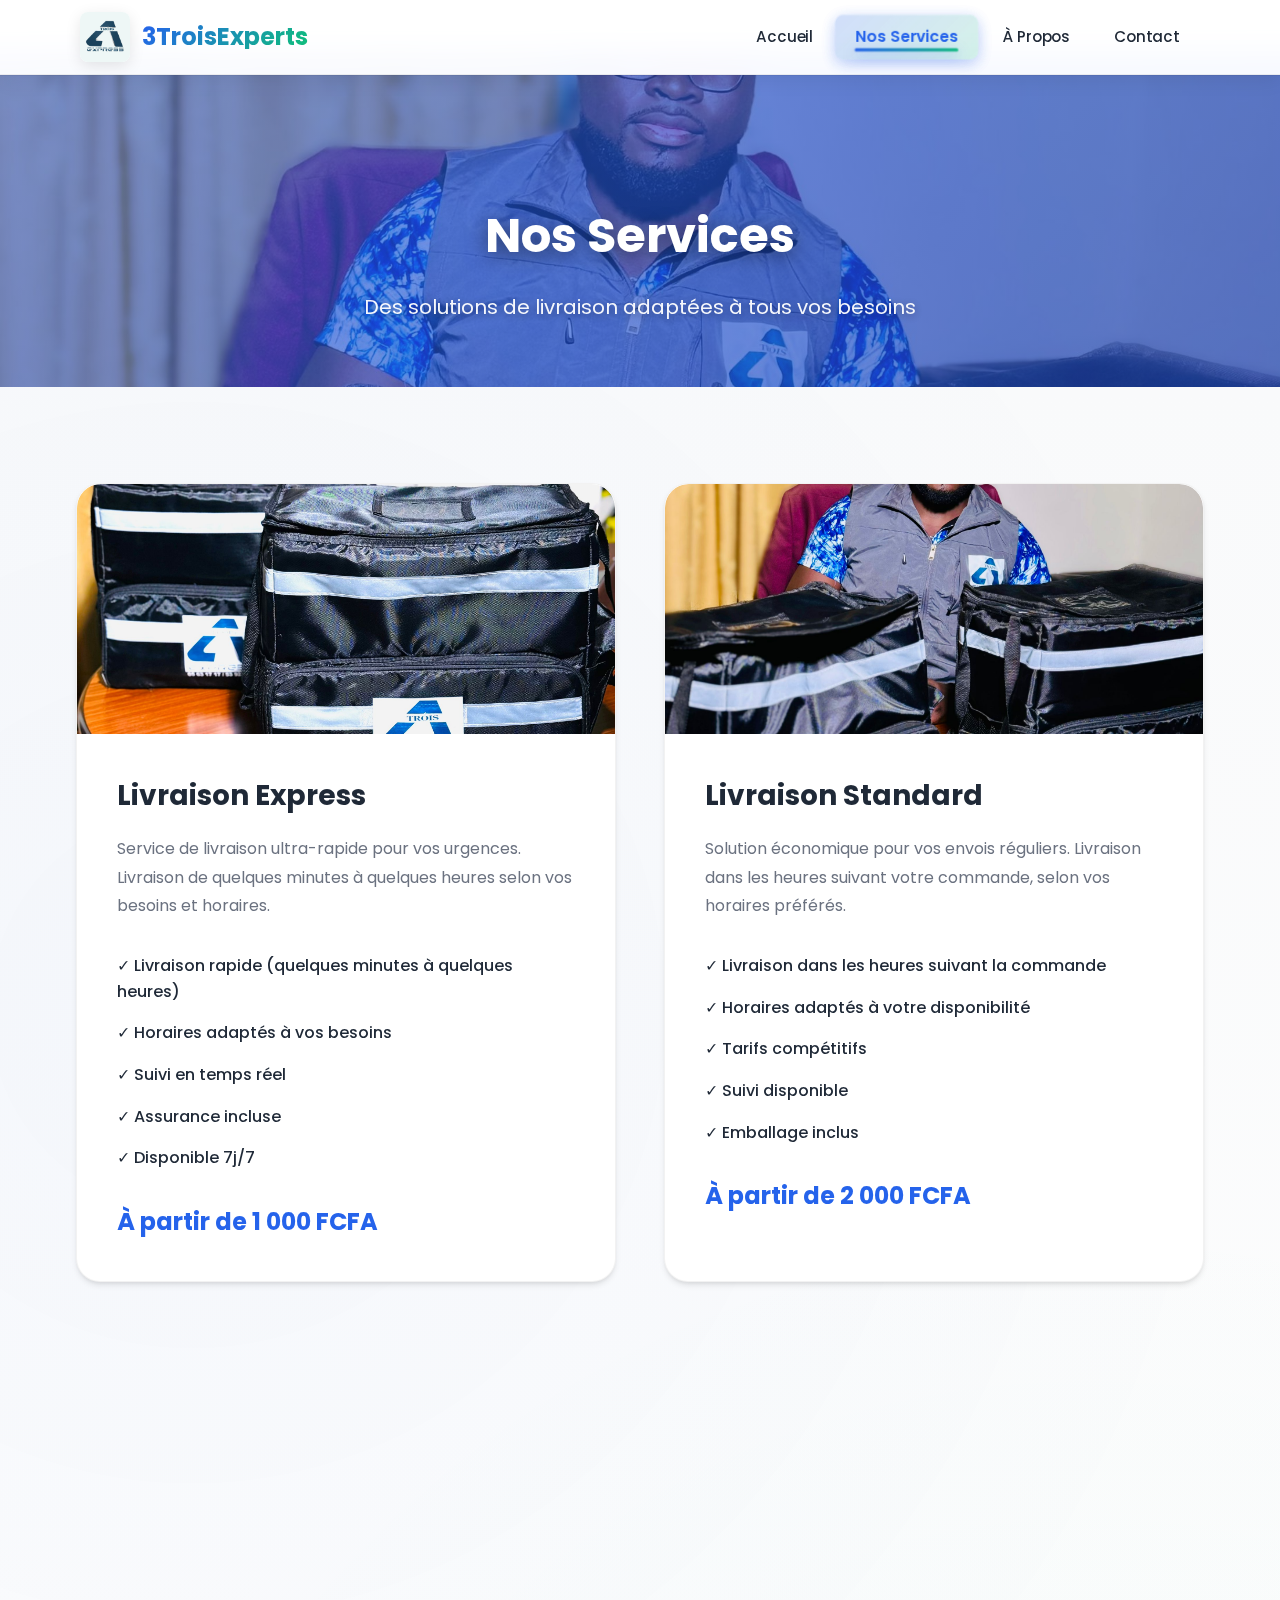
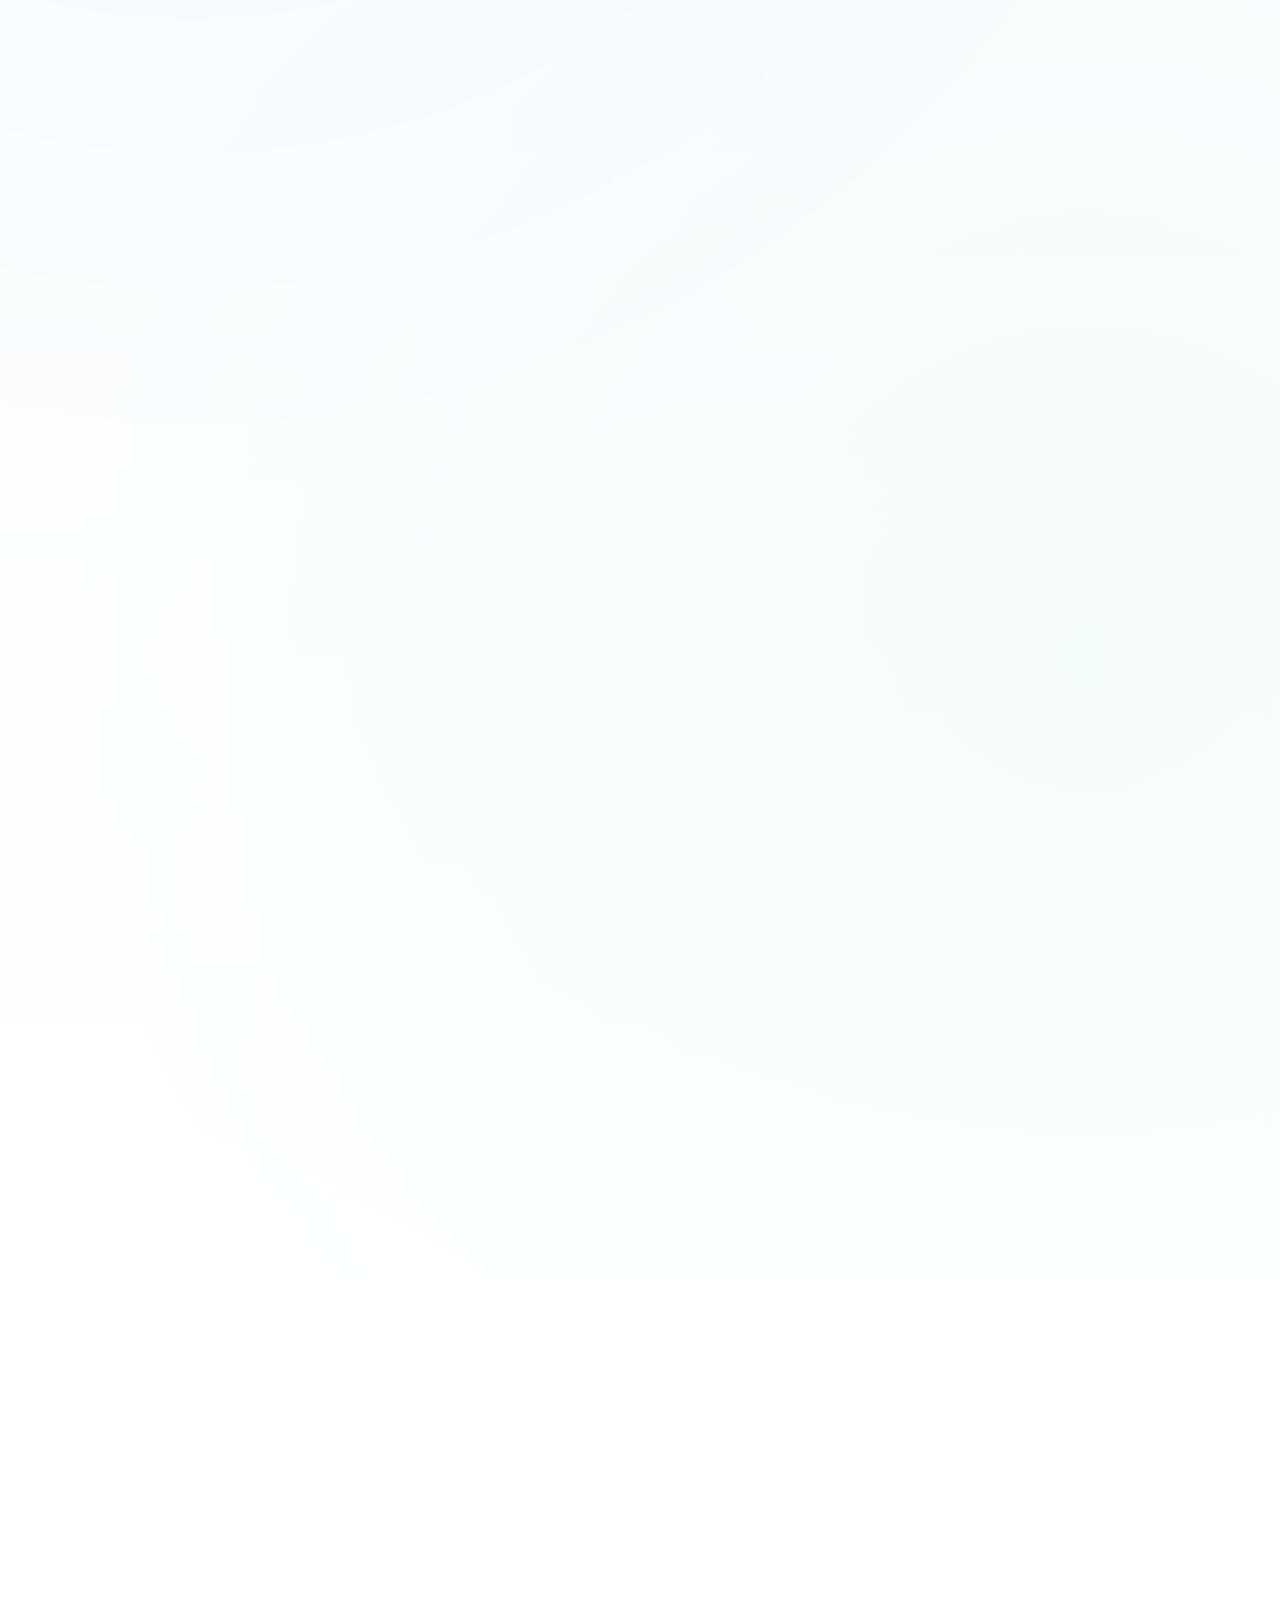
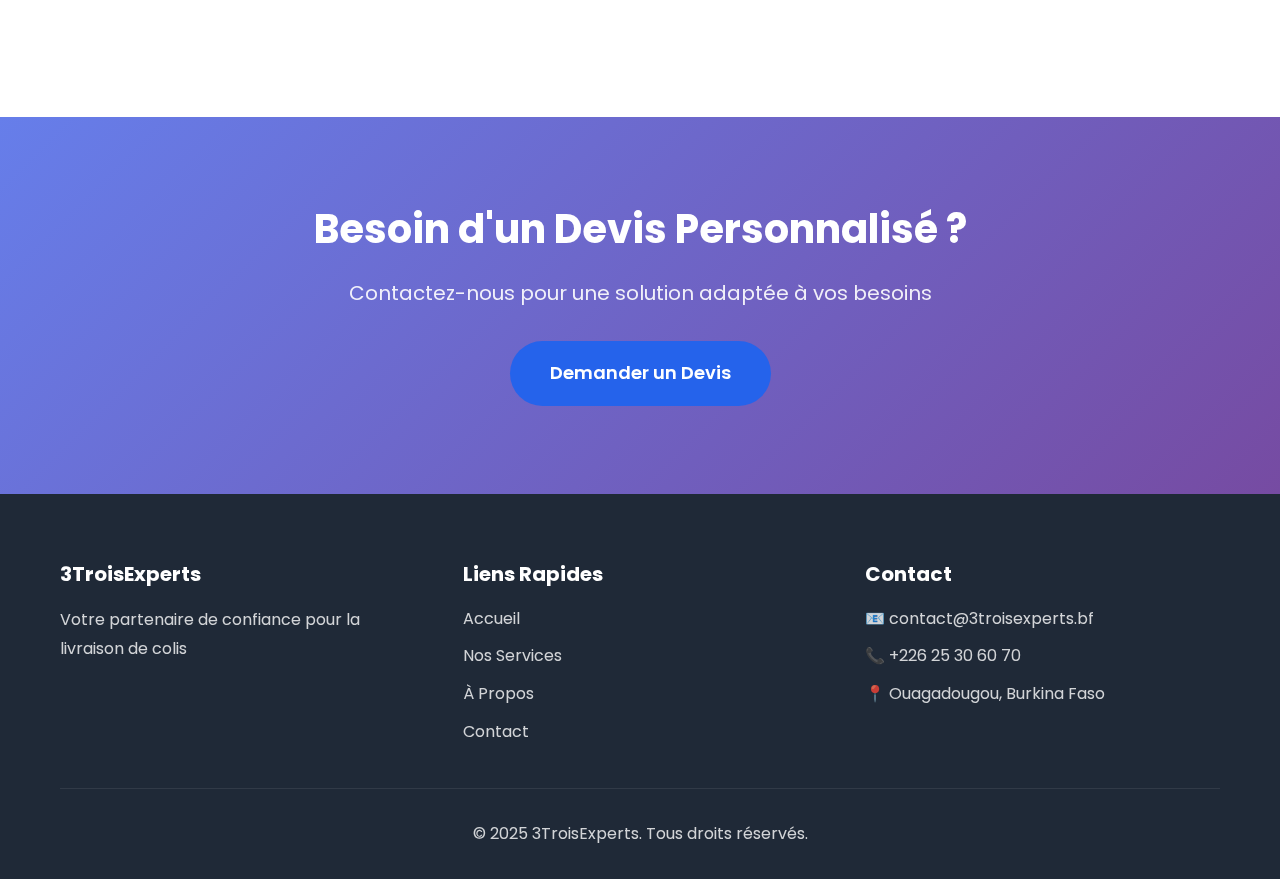
<file: services.html>
<!DOCTYPE html>
<html lang="fr">
<head>
    <meta charset="UTF-8">
    <meta name="viewport" content="width=device-width, initial-scale=1.0">
    <meta name="description" content="Découvrez nos services de livraison de colis - 3TroisExperts offre des solutions adaptées à tous vos besoins.">
    <title>Nos Services - 3TroisExperts</title>
    <link rel="stylesheet" href="style.css">
    <link rel="preconnect" href="https://fonts.googleapis.com">
    <link rel="preconnect" href="https://fonts.gstatic.com" crossorigin>
    <link href="https://fonts.googleapis.com/css2?family=Poppins:wght@300;400;600;700&display=swap" rel="stylesheet">
</head>
<body>
    <!-- Navigation -->
    <nav class="navbar" id="navbar">
        <div class="container">
            <div class="nav-wrapper">
                <div class="logo">
                    <img src="images/logo.jpeg" alt="3TroisExperts Logo" class="logo-img">
                    <span class="logo-text">3TroisExperts</span>
                </div>
                <ul class="nav-menu" id="navMenu">
                    <li><a href="index.html" class="nav-link">Accueil</a></li>
                    <li><a href="services.html" class="nav-link active">Nos Services</a></li>
                    <li><a href="about.html" class="nav-link">À Propos</a></li>
                    <li><a href="contact.html" class="nav-link">Contact</a></li>
                </ul>
                <div class="hamburger" id="hamburger">
                    <span></span>
                    <span></span>
                    <span></span>
                </div>
            </div>
        </div>
    </nav>

    <!-- Page Header -->
    <section class="page-header page-header-services">
        <div class="container">
            <h1 class="page-title">Nos Services</h1>
            <p class="page-subtitle">Des solutions de livraison adaptées à tous vos besoins</p>
        </div>
    </section>

    <!-- Services Section -->
    <section class="services-page">
        <div class="container">
            <div class="services-grid">
                <div class="service-card-large">
                    <div class="service-image-wrapper">
                        <img src="images/WhatsApp Image 2025-11-25 at 11.50.30.jpeg" alt="Livraison Express" class="service-image" loading="lazy">
                    </div>
                    <div class="service-card-large-content">
                        <h2>Livraison Express</h2>
                        <p class="service-description">
                            Service de livraison ultra-rapide pour vos urgences. Livraison de quelques minutes à quelques heures selon vos besoins et horaires.
                        </p>
                        <ul class="service-features">
                            <li>✓ Livraison rapide (quelques minutes à quelques heures)</li>
                            <li>✓ Horaires adaptés à vos besoins</li>
                            <li>✓ Suivi en temps réel</li>
                            <li>✓ Assurance incluse</li>
                            <li>✓ Disponible 7j/7</li>
                        </ul>
                        <div class="service-price">À partir de 1 000 FCFA</div>
                    </div>
                </div>

                <div class="service-card-large">
                    <div class="service-image-wrapper">
                        <img src="images/WhatsApp Image 2025-11-25 at 11.50.31.jpeg" alt="Livraison Standard" class="service-image">
                    </div>
                    <div class="service-card-large-content">
                        <h2>Livraison Standard</h2>
                        <p class="service-description">
                            Solution économique pour vos envois réguliers. Livraison dans les heures suivant votre commande, selon vos horaires préférés.
                        </p>
                        <ul class="service-features">
                            <li>✓ Livraison dans les heures suivant la commande</li>
                            <li>✓ Horaires adaptés à votre disponibilité</li>
                            <li>✓ Tarifs compétitifs</li>
                            <li>✓ Suivi disponible</li>
                            <li>✓ Emballage inclus</li>
                        </ul>
                        <div class="service-price">À partir de 2 000 FCFA</div>
                    </div>
                </div>

                <div class="service-card-large">
                    <div class="service-image-wrapper">
                        <img src="images/WhatsApp Image 2025-11-25 at 11.50.31 (1).jpeg" alt="Livraison Internationale" class="service-image">
                    </div>
                    <div class="service-card-large-content">
                        <h2>Livraison Internationale</h2>
                        <p class="service-description">
                            Expédition vers plus de 200 pays dans le monde entier avec suivi complet.
                        </p>
                        <ul class="service-features">
                            <li>✓ Plus de 200 destinations</li>
                            <li>✓ Gestion douanière</li>
                            <li>✓ Assurance internationale</li>
                            <li>✓ Délais adaptés selon destination et horaires</li>
                        </ul>
                        <div class="service-price">Sur devis</div>
                    </div>
                </div>

                <div class="service-card-large">
                    <div class="service-image-wrapper">
                        <img src="images/WhatsApp Image 2025-11-25 at 11.50.31 (2).jpeg" alt="Solutions Entreprises" class="service-image">
                    </div>
                    <div class="service-card-large-content">
                        <h2>Solutions Entreprises</h2>
                        <p class="service-description">
                            Services personnalisés pour les entreprises avec tarifs dégressifs et comptes privilégiés.
                        </p>
                        <ul class="service-features">
                            <li>✓ Tarifs dégressifs</li>
                            <li>✓ Compte dédié</li>
                            <li>✓ Collecte régulière</li>
                            <li>✓ Facturation mensuelle</li>
                        </ul>
                        <div class="service-price">Sur devis</div>
                    </div>
                </div>

                <div class="service-card-large">
                    <div class="service-image-wrapper">
                        <img src="images/WhatsApp Image 2025-11-25 at 11.50.31 (3).jpeg" alt="Livraison Sécurisée" class="service-image">
                    </div>
                    <div class="service-card-large-content">
                        <h2>Livraison Sécurisée</h2>
                        <p class="service-description">
                            Service premium avec signature obligatoire et assurance renforcée pour vos envois de valeur.
                        </p>
                        <ul class="service-features">
                            <li>✓ Signature obligatoire</li>
                            <li>✓ Assurance renforcée</li>
                            <li>✓ Emballage sécurisé</li>
                            <li>✓ Horaires flexibles</li>
                        </ul>
                        <div class="service-price">À partir de 1 000 FCFA</div>
                    </div>
                </div>

                <div class="service-card-large">
                    <div class="service-image-wrapper">
                        <img src="images/WhatsApp Image 2025-11-25 at 11.50.32.jpeg" alt="Service de Suivi" class="service-image">
                    </div>
                    <div class="service-card-large-content">
                        <h2>Service de Suivi</h2>
                        <p class="service-description">
                            Plateforme en ligne et application mobile pour suivre vos colis en temps réel.
                        </p>
                        <ul class="service-features">
                            <li>✓ Application mobile</li>
                            <li>✓ Notifications SMS/Email</li>
                            <li>✓ Historique complet</li>
                            <li>✓ Support 24/7</li>
                        </ul>
                        <div class="service-price">Gratuit</div>
                    </div>
                </div>
            </div>
        </div>
    </section>

    <!-- Additional Info Section -->
    <section class="additional-info">
        <div class="container">
            <div class="info-grid">
                <div class="info-card">
                    <h3>💼 Emballage Professionnel</h3>
                    <p>Nous proposons un service d'emballage professionnel pour protéger vos envois. Matériaux de qualité et expertise garantie.</p>
                </div>
                <div class="info-card">
                    <h3>🔄 Retour Gratuit</h3>
                    <p>Service de retour simplifié pour vos clients. Gestion complète des retours avec suivi intégré.</p>
                </div>
                <div class="info-card">
                    <h3>📊 Rapports Détaillés</h3>
                    <p>Accédez à des rapports détaillés sur vos expéditions. Statistiques et analyses pour optimiser vos envois.</p>
                </div>
            </div>
        </div>
    </section>

    <!-- CTA Section -->
    <section class="cta">
        <div class="container">
            <div class="cta-content">
                <h2>Besoin d'un Devis Personnalisé ?</h2>
                <p>Contactez-nous pour une solution adaptée à vos besoins</p>
                <a href="contact.html" class="btn btn-primary btn-large">Demander un Devis</a>
            </div>
        </div>
    </section>

    <!-- Footer -->
    <footer class="footer">
        <div class="container">
            <div class="footer-content">
                <div class="footer-section">
                    <h3>3TroisExperts</h3>
                    <p>Votre partenaire de confiance pour la livraison de colis</p>
                </div>
                <div class="footer-section">
                    <h4>Liens Rapides</h4>
                    <ul>
                        <li><a href="index.html">Accueil</a></li>
                        <li><a href="services.html">Nos Services</a></li>
                        <li><a href="about.html">À Propos</a></li>
                        <li><a href="contact.html">Contact</a></li>
                    </ul>
                </div>
                <div class="footer-section">
                    <h4>Contact</h4>
                    <ul>
                        <li>📧 contact@3troisexperts.bf</li>
                        <li>📞 +226 25 30 60 70</li>
                        <li>📍 Ouagadougou, Burkina Faso</li>
                    </ul>
                </div>
            </div>
            <div class="footer-bottom">
                <p>&copy; 2025 3TroisExperts. Tous droits réservés.</p>
            </div>
        </div>
    </footer>

    <script src="script.js"></script>
</body>
</html>
</file>
<file: style.css>
/* ===== RESET & BASE ===== */
* {
    margin: 0;
    padding: 0;
    box-sizing: border-box;
}

:root {
    --primary-color: #2563eb;
    --primary-dark: #1e40af;
    --secondary-color: #10b981;
    --accent-color: #f59e0b;
    --text-dark: #1f2937;
    --text-light: #6b7280;
    --bg-light: #f9fafb;
    --bg-white: #ffffff;
    --shadow: 0 4px 6px -1px rgba(0, 0, 0, 0.1), 0 2px 4px -1px rgba(0, 0, 0, 0.06);
    --shadow-lg: 0 20px 25px -5px rgba(0, 0, 0, 0.1), 0 10px 10px -5px rgba(0, 0, 0, 0.04);
    --shadow-xl: 0 25px 50px -12px rgba(0, 0, 0, 0.25);
    --transition: all 0.4s cubic-bezier(0.4, 0, 0.2, 1);
    --transition-fast: all 0.2s cubic-bezier(0.4, 0, 0.2, 1);
    --transition-slow: all 0.6s cubic-bezier(0.4, 0, 0.2, 1);
}

html {
    scroll-behavior: smooth;
    scroll-padding-top: 80px;
}

/* Optimisation du scroll fluide */
@media (prefers-reduced-motion: no-preference) {
    html {
        scroll-behavior: smooth;
    }
}

@media (prefers-reduced-motion: reduce) {
    html {
        scroll-behavior: auto;
    }
    
    *,
    *::before,
    *::after {
        animation-duration: 0.01ms !important;
        animation-iteration-count: 1 !important;
        transition-duration: 0.01ms !important;
    }
}

body {
    font-family: 'Poppins', sans-serif;
    color: var(--text-dark);
    line-height: 1.6;
    overflow-x: hidden;
    -webkit-font-smoothing: antialiased;
    -moz-osx-font-smoothing: grayscale;
    text-rendering: optimizeLegibility;
}

/* Amélioration de la lisibilité sur petits écrans */
@media (max-width: 768px) {
    body {
        font-size: 16px;
        line-height: 1.7;
    }
}

/* ===== IMAGES RESPONSIVE ===== */
/* Exclure le logo des règles générales */
img:not(.logo-img) {
    max-width: 100%;
    height: auto;
    display: block;
}

/* Assurer que toutes les images sont responsives */
img[loading="lazy"] {
    opacity: 0;
    transition: opacity 0.3s;
}

img[loading="lazy"].loaded {
    opacity: 1;
}

/* Images dans les cards - FORCER L'AFFICHAGE */
/* Exclure le logo des règles générales */
.feature-image img,
.service-image,
.step-image img,
.about-image img,
.hero-main-image {
    width: 100%;
    height: 100%;
    object-fit: cover;
    display: block !important;
    visibility: visible !important;
    opacity: 1 !important;
}

/* Exclure le logo des règles générales d'images */
/* La taille par défaut est définie dans .logo-img (50px) */
/* Les media queries ajustent la taille sur les petits écrans */

/* Conteneurs d'images - FORCER LES DIMENSIONS */
.feature-image,
.service-image-wrapper,
.step-image {
    display: block !important;
    visibility: visible !important;
    position: relative;
    background: var(--bg-light);
}

/* Sur petits écrans - FORCER L'AFFICHAGE */
@media (max-width: 768px) {
    /* Forcer l'affichage de tous les conteneurs d'images */
    .feature-image,
    .service-image-wrapper,
    .step-image,
    .hero-image {
        display: block !important;
        visibility: visible !important;
        opacity: 1 !important;
        position: relative !important;
    }

    /* Forcer l'affichage de toutes les images */
    .feature-image img,
    .service-image-wrapper img,
    img.service-image,
    .step-image img,
    .hero-main-image,
    img[class*="image"],
    img[alt] {
        display: block !important;
        visibility: visible !important;
        opacity: 1 !important;
        width: 100% !important;
        max-width: 100% !important;
        height: auto !important;
        object-fit: cover !important;
    }

    /* Images avec hauteur fixe - FORCER L'AFFICHAGE */
    .feature-image {
        height: 180px !important;
        min-height: 180px !important;
        background: var(--bg-light) !important;
        display: block !important;
        visibility: visible !important;
    }

    .feature-image img {
        height: 180px !important;
        min-height: 180px !important;
        width: 100% !important;
        display: block !important;
        visibility: visible !important;
        opacity: 1 !important;
    }

    .service-image-wrapper img,
    img.service-image {
        height: 220px !important;
    }

    .step-image img {
        height: 180px !important;
    }

    /* Règle spécifique pour les 4 blocs de feature */
    .features-grid .feature-card .feature-image,
    .features-grid .feature-card .feature-image img {
        display: block !important;
        visibility: visible !important;
        opacity: 1 !important;
        height: 180px !important;
        min-height: 180px !important;
    }

    /* Forcer l'affichage de TOUTES les images dans les feature-cards */
    .feature-card div.feature-image,
    .feature-card div.feature-image img {
        display: block !important;
        visibility: visible !important;
        opacity: 1 !important;
        width: 100% !important;
        height: 180px !important;
        min-height: 180px !important;
        max-height: 180px !important;
    }
}

@media (max-width: 480px) {
    .feature-image {
        height: 160px !important;
        min-height: 160px !important;
        background: var(--bg-light) !important;
    }

    .feature-image img {
        height: 160px !important;
        min-height: 160px !important;
        width: 100% !important;
    }

    .service-image-wrapper img,
    img.service-image {
        height: 200px !important;
    }

    .step-image img {
        height: 150px !important;
    }

    /* Règle spécifique pour les 4 blocs de feature sur très petits écrans */
    .features-grid .feature-card .feature-image,
    .features-grid .feature-card .feature-image img {
        display: block !important;
        visibility: visible !important;
        opacity: 1 !important;
        height: 160px !important;
        min-height: 160px !important;
        width: 100% !important;
    }

    /* Forcer l'affichage de TOUTES les images dans les feature-cards sur très petits écrans */
    .feature-card div.feature-image,
    .feature-card div.feature-image img {
        display: block !important;
        visibility: visible !important;
        opacity: 1 !important;
        width: 100% !important;
        height: 160px !important;
        min-height: 160px !important;
        max-height: 160px !important;
    }
}

.container {
    max-width: 1200px;
    margin: 0 auto;
    padding: 0 20px;
}

/* ===== NAVIGATION MODERNE AVEC EFFETS 3D ===== */
.navbar {
    position: fixed;
    top: 0;
    left: 0;
    right: 0;
    background: rgba(255, 255, 255, 0.8);
    backdrop-filter: blur(20px) saturate(180%);
    -webkit-backdrop-filter: blur(20px) saturate(180%);
    box-shadow: 0 1px 0 rgba(0, 0, 0, 0.05), 0 4px 20px rgba(0, 0, 0, 0.08);
    z-index: 1000;
    transition: all 0.3s cubic-bezier(0.4, 0, 0.2, 1);
    border-bottom: 1px solid rgba(0, 0, 0, 0.06);
    transform-style: preserve-3d;
    perspective: 1000px;
}

.navbar.scrolled {
    background: rgba(255, 255, 255, 0.95);
    box-shadow: 0 1px 0 rgba(0, 0, 0, 0.08), 0 8px 30px rgba(0, 0, 0, 0.12), 0 0 0 1px rgba(255, 255, 255, 0.5) inset;
    border-bottom: 1px solid rgba(0, 0, 0, 0.08);
    transform: translateZ(0);
}

.nav-wrapper {
    display: flex;
    justify-content: space-between;
    align-items: center;
    padding: 0.75rem 0;
    position: relative;
    max-width: 1400px;
    margin: 0 auto;
    padding-left: 20px;
    padding-right: 20px;
    transform-style: preserve-3d;
}

.logo {
    display: flex;
    align-items: center;
    gap: 0.75rem;
    cursor: pointer;
    transition: transform 0.3s ease;
}

.logo:hover {
    transform: scale(1.05);
}

.logo-img {
    height: 50px;
    width: 50px;
    max-width: 50px;
    max-height: 50px;
    object-fit: cover;
    border-radius: 8px;
    transition: all 0.4s cubic-bezier(0.4, 0, 0.2, 1);
    display: block;
    flex-shrink: 0;
    transform-style: preserve-3d;
    box-shadow: 0 4px 15px rgba(0, 0, 0, 0.1);
}

.logo:hover .logo-img {
    transform: scale(1.1) translateZ(20px) rotateY(5deg);
    box-shadow: 0 8px 25px rgba(37, 99, 235, 0.4), 0 0 0 2px rgba(37, 99, 235, 0.1);
}

.logo-text {
    font-size: 1.5rem;
    font-weight: 700;
    background: linear-gradient(135deg, var(--primary-color), var(--secondary-color), #f59e0b);
    background-size: 200% auto;
    -webkit-background-clip: text;
    -webkit-text-fill-color: transparent;
    background-clip: text;
    animation: gradient-shift 3s ease infinite;
    transition: transform 0.3s ease;
    line-height: 1;
}

.logo:hover .logo-text {
    transform: scale(1.05);
}

@keyframes gradient-shift {
    0%, 100% { background-position: 0% 50%; }
    50% { background-position: 100% 50%; }
}

.nav-menu {
    display: flex;
    list-style: none;
    gap: 0.25rem;
    align-items: center;
    margin: 0;
    padding: 0;
    transform-style: preserve-3d;
    perspective: 1000px;
}

.nav-menu li {
    position: relative;
    transform-style: preserve-3d;
}

.nav-link {
    text-decoration: none;
    color: var(--text-dark);
    font-weight: 500;
    font-size: 0.95rem;
    position: relative;
    padding: 0.625rem 1.25rem;
    display: block;
    transition: all 0.4s cubic-bezier(0.4, 0, 0.2, 1);
    border-radius: 8px;
    overflow: visible;
    letter-spacing: -0.01em;
    transform-style: preserve-3d;
    transform: translateZ(0);
}

/* Effet 3D au survol avec fond animé */
.nav-link::before {
    content: '';
    position: absolute;
    top: 0;
    left: 0;
    right: 0;
    bottom: 0;
    background: linear-gradient(135deg, rgba(37, 99, 235, 0.1), rgba(16, 185, 129, 0.1));
    border-radius: 8px;
    opacity: 0;
    transform: scale(0.8) translateZ(-20px) rotateX(90deg);
    transition: all 0.4s cubic-bezier(0.4, 0, 0.2, 1);
    z-index: -1;
    box-shadow: 0 4px 15px rgba(37, 99, 235, 0.2);
}

/* Effet de soulignement moderne au survol */
.nav-link::after {
    content: '';
    position: absolute;
    bottom: 0.5rem;
    left: 50%;
    transform: translateX(-50%) scaleX(0) translateZ(0);
    width: calc(100% - 2.5rem);
    height: 2px;
    background: linear-gradient(90deg, var(--primary-color), var(--secondary-color));
    transition: transform 0.4s cubic-bezier(0.4, 0, 0.2, 1);
    border-radius: 2px;
    transform-origin: center;
    box-shadow: 0 2px 8px rgba(37, 99, 235, 0.4);
}

.nav-link:hover {
    color: var(--primary-color);
    transform: translateY(-3px) translateZ(20px) rotateX(-5deg);
    text-shadow: 0 2px 10px rgba(37, 99, 235, 0.2);
}

.nav-link:hover::before {
    opacity: 1;
    transform: scale(1) translateZ(0) rotateX(0deg);
}

.nav-link:hover::after {
    transform: translateX(-50%) scaleX(1) translateZ(10px);
    height: 3px;
    box-shadow: 0 4px 12px rgba(37, 99, 235, 0.5);
}

/* État actif avec fond 3D */
.nav-link.active {
    color: var(--primary-color);
    background: linear-gradient(135deg, rgba(37, 99, 235, 0.12), rgba(16, 185, 129, 0.08));
    font-weight: 600;
    transform: translateZ(15px);
    box-shadow: 0 4px 15px rgba(37, 99, 235, 0.15), inset 0 1px 0 rgba(255, 255, 255, 0.5);
}

.nav-link.active::before {
    opacity: 1;
    transform: scale(1) translateZ(0) rotateX(0deg);
}

.nav-link.active::after {
    transform: translateX(-50%) scaleX(1) translateZ(10px);
    background: linear-gradient(90deg, var(--primary-color), var(--secondary-color));
    height: 3px;
    box-shadow: 0 4px 12px rgba(37, 99, 235, 0.5);
}

.nav-link:active {
    transform: translateY(-1px) translateZ(10px) scale(0.98);
}

.hamburger {
    display: none;
    flex-direction: column;
    cursor: pointer;
    gap: 5px;
    padding: 0.5rem;
    transition: transform 0.4s cubic-bezier(0.4, 0, 0.2, 1);
    z-index: 1001;
    position: relative;
    transform-style: preserve-3d;
    perspective: 1000px;
}

.hamburger:hover {
    transform: scale(1.1) translateZ(10px) rotateY(5deg);
}

.hamburger span {
    width: 24px;
    height: 2.5px;
    background: var(--text-dark);
    transition: all 0.4s cubic-bezier(0.4, 0, 0.2, 1);
    border-radius: 2px;
    position: relative;
    display: block;
    transform-style: preserve-3d;
    box-shadow: 0 2px 5px rgba(0, 0, 0, 0.1);
}

.hamburger:hover span {
    background: var(--primary-color);
    transform: translateZ(5px);
    box-shadow: 0 3px 8px rgba(37, 99, 235, 0.3);
}

.hamburger.active {
    transform: translateZ(0) rotateY(0deg);
}

.hamburger.active span:nth-child(1) {
    transform: rotate(45deg) translate(6px, 6px) translateZ(10px);
    background: var(--text-dark);
    box-shadow: 0 4px 10px rgba(0, 0, 0, 0.2);
}

.hamburger.active span:nth-child(2) {
    opacity: 0;
    transform: translateX(-10px) translateZ(-10px) rotateX(90deg);
}

.hamburger.active span:nth-child(3) {
    transform: rotate(-45deg) translate(6px, -6px) translateZ(10px);
    background: var(--text-dark);
    box-shadow: 0 4px 10px rgba(0, 0, 0, 0.2);
}

/* ===== HERO SECTION ===== */
.hero {
    position: relative;
    min-height: 100vh;
    display: flex;
    align-items: center;
    justify-content: center;
    padding-top: 80px;
    padding-bottom: 4rem;
    background: linear-gradient(135deg, rgba(37, 99, 235, 0.6) 0%, rgba(30, 64, 175, 0.7) 100%),
                url('images/WhatsApp Image 2025-11-25 at 11.50.30.jpeg');
    background-size: cover;
    background-position: center;
    background-attachment: fixed;
    overflow: hidden;
}

.hero::before {
    content: '';
    position: absolute;
    top: 0;
    left: 0;
    right: 0;
    bottom: 0;
    background: 
        radial-gradient(circle at 20% 50%, rgba(255, 255, 255, 0.1) 0%, transparent 50%),
        radial-gradient(circle at 80% 80%, rgba(255, 255, 255, 0.1) 0%, transparent 50%),
        radial-gradient(circle at 40% 20%, rgba(255, 255, 255, 0.05) 0%, transparent 50%);
    animation: gradient-shift-bg 15s ease infinite;
    z-index: 0;
}

@keyframes gradient-shift-bg {
    0%, 100% { 
        background: 
            radial-gradient(circle at 20% 50%, rgba(255, 255, 255, 0.15) 0%, transparent 50%),
            radial-gradient(circle at 80% 80%, rgba(255, 255, 255, 0.1) 0%, transparent 50%),
            radial-gradient(circle at 40% 20%, rgba(255, 255, 255, 0.05) 0%, transparent 50%);
    }
    50% { 
        background: 
            radial-gradient(circle at 80% 50%, rgba(255, 255, 255, 0.15) 0%, transparent 50%),
            radial-gradient(circle at 20% 80%, rgba(255, 255, 255, 0.1) 0%, transparent 50%),
            radial-gradient(circle at 60% 20%, rgba(255, 255, 255, 0.05) 0%, transparent 50%);
    }
}

.hero::after {
    content: '';
    position: absolute;
    top: -50%;
    left: -50%;
    width: 200%;
    height: 200%;
    background: 
        repeating-linear-gradient(
            45deg,
            transparent,
            transparent 10px,
            rgba(255, 255, 255, 0.03) 10px,
            rgba(255, 255, 255, 0.03) 20px
        );
    animation: pattern-move 20s linear infinite;
    z-index: 0;
}

@keyframes pattern-move {
    0% { transform: translate(0, 0); }
    100% { transform: translate(50px, 50px); }
}

.hero .container {
    position: relative;
    z-index: 1;
    display: grid;
    grid-template-columns: 1fr 1fr;
    gap: 3rem;
    align-items: center;
    max-width: 100%;
    width: 100%;
}

.hero-content {
    color: white;
    z-index: 2;
    position: relative;
    text-shadow: 0 2px 10px rgba(0, 0, 0, 0.2);
}

.hero-title {
    font-size: 3.5rem;
    font-weight: 700;
    line-height: 1.2;
    margin-bottom: 1.5rem;
    color: white;
    text-shadow: 0 4px 20px rgba(0, 0, 0, 0.3);
}

.highlight {
    background: linear-gradient(120deg, #fbbf24, #f59e0b, #fbbf24);
    -webkit-background-clip: text;
    -webkit-text-fill-color: transparent;
    background-clip: text;
    background-size: 200% auto;
    animation: shimmer 3s linear infinite;
    text-shadow: none;
}

@keyframes shimmer {
    0% { background-position: 0% center; }
    100% { background-position: 200% center; }
}

.hero-subtitle {
    font-size: 1.25rem;
    margin-bottom: 2rem;
    color: rgba(255, 255, 255, 0.95);
    text-shadow: 0 2px 10px rgba(0, 0, 0, 0.2);
}

.hero-buttons {
    display: flex;
    gap: 1rem;
    flex-wrap: wrap;
}

/* Masquer les boutons sur petits et moyens écrans */
@media (max-width: 1024px) {
    .hero-buttons {
        display: none;
    }
}

.hero-image {
    display: flex;
    justify-content: center;
    align-items: center;
    position: relative;
    max-width: 100%;
    overflow: hidden;
}

.hero-main-image {
    width: 100%;
    max-width: 600px;
    height: auto;
    max-height: 500px;
    border-radius: 24px;
    box-shadow: 0 25px 70px rgba(0, 0, 0, 0.4), 0 0 0 1px rgba(255, 255, 255, 0.1);
    animation: float 4s ease-in-out infinite;
    object-fit: contain;
    border: 5px solid rgba(255, 255, 255, 0.3);
    background: rgba(255, 255, 255, 0.1);
    backdrop-filter: blur(10px);
    transition: transform 0.3s ease;
    will-change: transform;
}

.hero-main-image:hover {
    transform: scale(1.02);
    box-shadow: 0 30px 80px rgba(0, 0, 0, 0.5), 0 0 0 1px rgba(255, 255, 255, 0.2);
}

@keyframes float {
    0%, 100% { 
        transform: translateY(0px) rotate(0deg); 
    }
    25% { 
        transform: translateY(-15px) rotate(1deg); 
    }
    50% { 
        transform: translateY(-25px) rotate(0deg); 
    }
    75% { 
        transform: translateY(-15px) rotate(-1deg); 
    }
}

.scroll-indicator {
    position: absolute;
    bottom: 30px;
    left: 50%;
    transform: translateX(-50%);
    z-index: 1;
}

.mouse {
    width: 30px;
    height: 50px;
    border: 2px solid var(--primary-color);
    border-radius: 15px;
    position: relative;
}

.mouse::before {
    content: '';
    position: absolute;
    top: 10px;
    left: 50%;
    transform: translateX(-50%);
    width: 4px;
    height: 8px;
    background: var(--primary-color);
    border-radius: 2px;
    animation: scroll 2s infinite;
}

@keyframes scroll {
    0% { opacity: 1; transform: translateX(-50%) translateY(0); }
    100% { opacity: 0; transform: translateX(-50%) translateY(20px); }
}

/* ===== BUTTONS ===== */
.btn {
    display: inline-block;
    padding: 0.875rem 2rem;
    text-decoration: none;
    border-radius: 50px;
    font-weight: 600;
    transition: var(--transition);
    cursor: pointer;
    border: none;
    font-size: 1rem;
    position: relative;
    overflow: hidden;
}

.btn::before {
    content: '';
    position: absolute;
    top: 50%;
    left: 50%;
    width: 0;
    height: 0;
    border-radius: 50%;
    background: rgba(255, 255, 255, 0.3);
    transform: translate(-50%, -50%);
    transition: width 0.6s, height 0.6s;
}

.btn:hover::before {
    width: 300px;
    height: 300px;
}

.btn-primary {
    background: var(--primary-color);
    color: white;
}

.btn-primary:hover {
    background: var(--primary-dark);
    transform: translateY(-2px);
    box-shadow: 0 10px 20px rgba(37, 99, 235, 0.3);
}

.btn-secondary {
    background: rgba(255, 255, 255, 0.2);
    color: white;
    border: 2px solid rgba(255, 255, 255, 0.5);
    backdrop-filter: blur(10px);
}

.btn-secondary:hover {
    background: rgba(255, 255, 255, 0.3);
    color: white;
    border-color: rgba(255, 255, 255, 0.8);
    transform: translateY(-2px);
    box-shadow: 0 10px 20px rgba(0, 0, 0, 0.2);
}

.btn-large {
    padding: 1.125rem 2.5rem;
    font-size: 1.125rem;
}

/* ===== ANIMATIONS ===== */
.animate-fade-in {
    animation: fadeIn 1s ease-out;
}

.animate-fade-in-delay {
    animation: fadeIn 1s ease-out 0.3s both;
}

.animate-fade-in-delay-2 {
    animation: fadeIn 1s ease-out 0.6s both;
}

.animate-slide-up {
    animation: slideUp 1s ease-out 0.3s both;
}

@keyframes fadeIn {
    from {
        opacity: 0;
        transform: translateY(20px);
    }
    to {
        opacity: 1;
        transform: translateY(0);
    }
}

@keyframes slideUp {
    from {
        opacity: 0;
        transform: translateY(50px);
    }
    to {
        opacity: 1;
        transform: translateY(0);
    }
}

/* ===== FEATURES SECTION ===== */
.features {
    padding: 6rem 0;
    background: linear-gradient(180deg, var(--bg-light) 0%, rgba(255, 255, 255, 0.5) 100%);
    position: relative;
    overflow: hidden;
}

.features::before {
    content: '';
    position: absolute;
    top: 0;
    left: 0;
    right: 0;
    bottom: 0;
    background: 
        radial-gradient(circle at 20% 30%, rgba(37, 99, 235, 0.03) 0%, transparent 50%),
        radial-gradient(circle at 80% 70%, rgba(16, 185, 129, 0.03) 0%, transparent 50%);
    pointer-events: none;
}

.section-title {
    text-align: center;
    font-size: 2.5rem;
    font-weight: 700;
    margin-bottom: 3.5rem;
    color: var(--text-dark);
    position: relative;
    display: inline-block;
    width: 100%;
    letter-spacing: -0.02em;
    line-height: 1.2;
}

.section-title::after {
    content: '';
    position: absolute;
    bottom: -15px;
    left: 50%;
    transform: translateX(-50%);
    width: 100px;
    height: 5px;
    background: linear-gradient(90deg, var(--primary-color), var(--secondary-color), var(--accent-color));
    border-radius: 3px;
    box-shadow: 0 2px 8px rgba(37, 99, 235, 0.3);
    animation: underline-grow 0.6s ease-out;
}

@keyframes underline-grow {
    from {
        width: 0;
        opacity: 0;
    }
    to {
        width: 100px;
        opacity: 1;
    }
}

.features-grid {
    display: grid;
    grid-template-columns: repeat(auto-fit, minmax(280px, 1fr));
    gap: 2.5rem;
    padding: 0 1rem;
}

@media (max-width: 768px) {
    .features-grid {
        gap: 2rem;
        padding: 0;
    }
}

.feature-card {
    background: white;
    padding: 0;
    border-radius: 24px;
    text-align: center;
    box-shadow: var(--shadow);
    transition: var(--transition);
    position: relative;
    overflow: hidden;
    display: flex;
    flex-direction: column;
    max-width: 100%;
    border: 1px solid rgba(0, 0, 0, 0.05);
    will-change: transform;
}

.feature-card .feature-image {
    overflow: hidden;
    width: 100%;
    height: 250px;
    min-height: 250px;
    border-radius: 24px 24px 0 0;
    position: relative;
    background: var(--bg-light);
    display: block !important;
    visibility: visible !important;
    opacity: 1 !important;
}

.feature-image img {
    width: 100% !important;
    height: 100% !important;
    min-height: 250px;
    object-fit: cover !important;
    display: block !important;
    visibility: visible !important;
    opacity: 1 !important;
    border-radius: 24px 24px 0 0;
    transition: transform 0.6s cubic-bezier(0.4, 0, 0.2, 1);
    will-change: transform;
}

/* Règle globale pour forcer l'affichage des images de feature - PRIORITÉ MAXIMALE */
.features .feature-card .feature-image,
.features .feature-card .feature-image img,
.features-grid .feature-card .feature-image,
.features-grid .feature-card .feature-image img,
.feature-card div.feature-image,
.feature-card div.feature-image img {
    display: block !important;
    visibility: visible !important;
    opacity: 1 !important;
}

.feature-card:hover .feature-image img {
    transform: scale(1.12);
}

.feature-card-content {
    padding: 2rem;
}

.feature-card::before {
    content: '';
    position: absolute;
    top: 0;
    left: -100%;
    width: 100%;
    height: 100%;
    background: linear-gradient(90deg, transparent, rgba(255, 255, 255, 0.5), transparent);
    transition: left 0.6s cubic-bezier(0.4, 0, 0.2, 1);
    z-index: 1;
}

.feature-card:hover::before {
    left: 100%;
}

.feature-card::after {
    content: '';
    position: absolute;
    top: 0;
    left: 0;
    right: 0;
    bottom: 0;
    background: linear-gradient(135deg, rgba(37, 99, 235, 0.03), rgba(16, 185, 129, 0.03));
    opacity: 0;
    transition: opacity 0.4s ease;
    z-index: 0;
}

.feature-card:hover::after {
    opacity: 1;
}

.feature-card:hover {
    transform: translateY(-12px) scale(1.02);
    box-shadow: var(--shadow-xl);
    border-color: rgba(37, 99, 235, 0.2);
}

.feature-card h3 {
    font-size: 1.5rem;
    margin: 1.5rem 0 1rem;
    color: var(--text-dark);
    padding: 0 2rem;
    position: relative;
    z-index: 2;
    transition: color 0.3s ease;
}

.feature-card:hover h3 {
    color: var(--primary-color);
}

.feature-card p {
    color: var(--text-light);
    padding: 0 2rem 2rem;
    position: relative;
    z-index: 2;
    line-height: 1.7;
    transition: color 0.3s ease;
}

/* ===== STATS SECTION ===== */
.stats {
    padding: 5rem 0;
    background: linear-gradient(135deg, var(--primary-color), var(--primary-dark));
    color: white;
}

.stats-grid {
    display: grid;
    grid-template-columns: repeat(auto-fit, minmax(200px, 1fr));
    gap: 3rem;
    text-align: center;
}

.stat-item {
    padding: 2rem;
}

.stat-number {
    font-size: 3.5rem;
    font-weight: 700;
    margin-bottom: 0.5rem;
    background: linear-gradient(120deg, #fbbf24, #f59e0b);
    -webkit-background-clip: text;
    -webkit-text-fill-color: transparent;
    background-clip: text;
}

.stat-label {
    font-size: 1.125rem;
    opacity: 0.9;
}

/* ===== PROCESS SECTION ===== */
.process {
    padding: 6rem 0;
    background: linear-gradient(180deg, white 0%, var(--bg-light) 100%);
    position: relative;
    overflow: hidden;
}

.process::before {
    content: '';
    position: absolute;
    top: 0;
    left: 0;
    right: 0;
    bottom: 0;
    background: 
        radial-gradient(circle at 10% 20%, rgba(37, 99, 235, 0.03) 0%, transparent 50%),
        radial-gradient(circle at 90% 80%, rgba(16, 185, 129, 0.03) 0%, transparent 50%);
    pointer-events: none;
}

.process-steps {
    display: flex;
    justify-content: center;
    align-items: center;
    flex-wrap: wrap;
    gap: 2rem;
    position: relative;
}

.step {
    flex: 1;
    min-width: 250px;
    max-width: 300px;
    text-align: center;
    padding: 2rem;
    position: relative;
    transition: var(--transition);
    border-radius: 20px;
}

.step:hover {
    transform: translateY(-8px);
    background: rgba(255, 255, 255, 0.5);
}

.step-image {
    width: 100%;
    max-width: 200px;
    height: 200px;
    margin: 0 auto 1.5rem;
    border-radius: 15px;
    overflow: hidden;
    position: relative;
    background: var(--bg-light);
    box-shadow: var(--shadow-lg);
    transition: var(--transition);
    display: block;
}

.step-image img {
    width: 100%;
    height: 100%;
    object-fit: cover;
    display: block;
    border-radius: 15px;
    transition: transform 0.6s cubic-bezier(0.4, 0, 0.2, 1);
}

.step:hover .step-image {
    box-shadow: 0 15px 40px rgba(0, 0, 0, 0.2);
}

.step:hover .step-image img {
    transform: scale(1.08) translateY(-5px);
}

.step-number {
    width: 60px;
    height: 60px;
    background: linear-gradient(135deg, var(--primary-color), var(--secondary-color));
    color: white;
    border-radius: 50%;
    display: flex;
    align-items: center;
    justify-content: center;
    font-size: 1.5rem;
    font-weight: 700;
    margin: -30px auto 1.5rem;
    box-shadow: var(--shadow-lg);
    animation: pulse 2s ease-in-out infinite;
    position: relative;
    z-index: 2;
}

@keyframes pulse {
    0%, 100% { transform: scale(1); }
    50% { transform: scale(1.1); }
}

.step h3 {
    font-size: 1.5rem;
    margin-bottom: 1rem;
    color: var(--text-dark);
}

.step p {
    color: var(--text-light);
}

.step-connector {
    width: 100px;
    height: 3px;
    background: linear-gradient(90deg, var(--primary-color), var(--secondary-color));
    position: relative;
}

.step-connector::after {
    content: '→';
    position: absolute;
    right: -15px;
    top: -10px;
    color: var(--primary-color);
    font-size: 1.5rem;
}

/* ===== CTA SECTION ===== */
.cta {
    padding: 5rem 0;
    background: linear-gradient(135deg, #667eea 0%, #764ba2 100%);
    color: white;
    text-align: center;
}

.cta-content h2 {
    font-size: 2.5rem;
    margin-bottom: 1rem;
}

.cta-content p {
    font-size: 1.25rem;
    margin-bottom: 2rem;
    opacity: 0.9;
}

/* ===== PAGE HEADER ===== */
.page-header {
    padding: 8rem 0 4rem;
    background: linear-gradient(135deg, rgba(37, 99, 235, 0.6) 0%, rgba(30, 64, 175, 0.7) 100%);
    background-size: cover;
    background-position: center;
    background-attachment: fixed;
    color: white;
    text-align: center;
    margin-top: 70px;
    position: relative;
}

.page-header .container {
    position: relative;
    z-index: 1;
}

.page-header-services {
    background: linear-gradient(135deg, rgba(37, 99, 235, 0.6) 0%, rgba(30, 64, 175, 0.7) 100%),
                url('images/WhatsApp Image 2025-11-25 at 11.50.31.jpeg');
    background-size: cover;
    background-position: center;
    background-attachment: fixed;
}

.page-header-contact {
    background: linear-gradient(135deg, rgba(37, 99, 235, 0.6) 0%, rgba(30, 64, 175, 0.7) 100%),
                url('images/WhatsApp Image 2025-11-25 at 11.50.31 (1).jpeg');
    background-size: cover;
    background-position: center;
    background-attachment: fixed;
}

.page-header-about {
    background: linear-gradient(135deg, rgba(37, 99, 235, 0.6) 0%, rgba(30, 64, 175, 0.7) 100%),
                url('images/WhatsApp Image 2025-11-25 at 11.50.31 (2).jpeg');
    background-size: cover;
    background-position: center;
    background-attachment: fixed;
}

/* ===== ABOUT PAGE ===== */
.about-section {
    padding: 6rem 0;
    background: linear-gradient(180deg, white 0%, rgba(249, 250, 251, 0.5) 100%);
    position: relative;
}

.about-content {
    display: grid;
    grid-template-columns: 1fr 1fr;
    gap: 4rem;
    align-items: center;
}

.about-text h2 {
    font-size: 2.5rem;
    margin-bottom: 2rem;
    color: var(--text-dark);
}

.about-text p {
    color: var(--text-light);
    margin-bottom: 1.5rem;
    line-height: 1.8;
    font-size: 1.1rem;
}

.about-image {
    border-radius: 20px;
    overflow: hidden;
    box-shadow: var(--shadow-lg);
}

.about-image img {
    width: 100%;
    height: auto;
    display: block;
}

.values-section {
    padding: 6rem 0;
    background: linear-gradient(180deg, var(--bg-light) 0%, white 100%);
    position: relative;
}

.values-grid {
    display: grid;
    grid-template-columns: repeat(auto-fit, minmax(250px, 1fr));
    gap: 2rem;
}

.value-card {
    background: white;
    padding: 2.5rem;
    border-radius: 20px;
    text-align: center;
    box-shadow: var(--shadow);
    transition: var(--transition);
    border: 1px solid rgba(0, 0, 0, 0.05);
    position: relative;
    overflow: hidden;
}

.value-card::before {
    content: '';
    position: absolute;
    top: 0;
    left: 0;
    right: 0;
    height: 4px;
    background: linear-gradient(90deg, var(--primary-color), var(--secondary-color));
    transform: scaleX(0);
    transform-origin: left;
    transition: transform 0.4s ease;
}

.value-card:hover::before {
    transform: scaleX(1);
}

.value-card:hover {
    transform: translateY(-12px) scale(1.02);
    box-shadow: var(--shadow-xl);
    border-color: rgba(37, 99, 235, 0.2);
}

.value-icon {
    font-size: 3rem;
    margin-bottom: 1.5rem;
    color: var(--primary-color);
}

.value-card h3 {
    font-size: 1.5rem;
    margin-bottom: 1rem;
    color: var(--text-dark);
}

.value-card p {
    color: var(--text-light);
    line-height: 1.8;
}

.guarantees-section {
    padding: 6rem 0;
    background: linear-gradient(180deg, white 0%, var(--bg-light) 100%);
    position: relative;
}

.guarantees-grid {
    display: grid;
    grid-template-columns: repeat(auto-fit, minmax(300px, 1fr));
    gap: 2rem;
}

.guarantee-card {
    background: white;
    padding: 2.5rem;
    border-radius: 20px;
    text-align: center;
    box-shadow: var(--shadow);
    transition: var(--transition);
    border: 2px solid rgba(0, 0, 0, 0.05);
    position: relative;
    overflow: hidden;
}

.guarantee-card::after {
    content: '';
    position: absolute;
    top: -50%;
    left: -50%;
    width: 200%;
    height: 200%;
    background: radial-gradient(circle, rgba(37, 99, 235, 0.1) 0%, transparent 70%);
    opacity: 0;
    transition: opacity 0.4s ease;
}

.guarantee-card:hover::after {
    opacity: 1;
}

.guarantee-card:hover {
    transform: translateY(-12px) scale(1.02);
    box-shadow: var(--shadow-xl);
    border-color: var(--primary-color);
    background: white;
}

.guarantee-icon {
    font-size: 3.5rem;
    margin-bottom: 1.5rem;
}

.guarantee-card h3 {
    font-size: 1.5rem;
    margin-bottom: 1rem;
    color: var(--text-dark);
}

.guarantee-card p {
    color: var(--text-light);
    line-height: 1.8;
}

.team-section {
    padding: 5rem 0;
    background: var(--bg-light);
}

.team-content {
    max-width: 900px;
    margin: 0 auto;
}

.team-text h3 {
    font-size: 2rem;
    margin-bottom: 1rem;
    margin-top: 2rem;
    color: var(--text-dark);
}

.team-text h3:first-child {
    margin-top: 0;
}

.team-text p {
    color: var(--text-light);
    margin-bottom: 1.5rem;
    line-height: 1.8;
    font-size: 1.1rem;
}

.page-title {
    font-size: 3rem;
    font-weight: 700;
    margin-bottom: 1rem;
    text-shadow: 0 4px 20px rgba(0, 0, 0, 0.5);
}

.page-subtitle {
    font-size: 1.25rem;
    opacity: 0.95;
    text-shadow: 0 2px 10px rgba(0, 0, 0, 0.4);
}

/* ===== SERVICES PAGE ===== */
.services-page {
    padding: 6rem 0;
    background: linear-gradient(180deg, var(--bg-light) 0%, rgba(255, 255, 255, 0.5) 100%);
    position: relative;
    overflow: hidden;
}

.services-page::before {
    content: '';
    position: absolute;
    top: 0;
    left: 0;
    right: 0;
    bottom: 0;
    background: 
        radial-gradient(circle at 15% 25%, rgba(37, 99, 235, 0.03) 0%, transparent 50%),
        radial-gradient(circle at 85% 75%, rgba(16, 185, 129, 0.03) 0%, transparent 50%);
    pointer-events: none;
}

.services-grid {
    display: grid;
    grid-template-columns: repeat(auto-fit, minmax(350px, 1fr));
    gap: 3rem;
    padding: 0 1rem;
}

@media (max-width: 768px) {
    .services-grid {
        gap: 2.5rem;
        padding: 0;
    }
}

.service-card-large {
    background: white;
    padding: 0;
    border-radius: 24px;
    box-shadow: var(--shadow);
    transition: var(--transition);
    position: relative;
    overflow: hidden;
    display: flex;
    flex-direction: column;
    border: 1px solid rgba(0, 0, 0, 0.05);
    will-change: transform;
}

.service-card-large::before {
    content: '';
    position: absolute;
    top: 0;
    left: 0;
    width: 5px;
    height: 100%;
    background: linear-gradient(180deg, var(--primary-color), var(--secondary-color));
    transform: scaleY(0);
    transition: var(--transition);
    z-index: 1;
}

.service-card-large:hover::before {
    transform: scaleY(1);
}

.service-card-large:hover {
    transform: translateY(-12px) scale(1.01);
    box-shadow: var(--shadow-xl);
    border-color: rgba(37, 99, 235, 0.2);
}

.service-image-wrapper {
    width: 100%;
    max-width: 100%;
    height: 250px;
    min-height: 250px;
    overflow: hidden;
    position: relative;
    background: var(--bg-light);
    display: block !important;
    visibility: visible !important;
    opacity: 1 !important;
}

.service-image-wrapper img,
img.service-image {
    width: 100% !important;
    max-width: 100% !important;
    height: 100% !important;
    min-height: 250px;
    object-fit: cover !important;
    transition: transform 0.6s cubic-bezier(0.4, 0, 0.2, 1);
    border-radius: 24px 24px 0 0;
    display: block !important;
    visibility: visible !important;
    opacity: 1 !important;
    will-change: transform;
    background: var(--bg-light);
}

/* Forcer l'affichage de la première image de service */
.service-card-large:first-child .service-image-wrapper,
.service-card-large:first-child .service-image-wrapper img,
.service-card-large:first-child img.service-image {
    display: block !important;
    visibility: visible !important;
    opacity: 1 !important;
    height: 250px !important;
    min-height: 250px !important;
}

.service-card-large:hover .service-image-wrapper img,
.service-card-large:hover img.service-image {
    transform: scale(1.12);
}

.service-card-large-content {
    padding: 2.5rem;
    position: relative;
    z-index: 1;
}

.service-card-large h2 {
    font-size: 1.75rem;
    margin-bottom: 1rem;
    color: var(--text-dark);
}

.service-description {
    color: var(--text-light);
    margin-bottom: 1.5rem;
    line-height: 1.8;
}

.service-features {
    list-style: none;
    margin-bottom: 1.5rem;
}

.service-features li {
    padding: 0.5rem 0;
    color: var(--text-dark);
    font-weight: 500;
}

.service-price {
    font-size: 1.5rem;
    font-weight: 700;
    color: var(--primary-color);
    margin-top: 1rem;
}

/* ===== ADDITIONAL INFO ===== */
.additional-info {
    padding: 5rem 0;
    background: white;
}

.info-grid {
    display: grid;
    grid-template-columns: repeat(auto-fit, minmax(300px, 1fr));
    gap: 2rem;
}

.info-card {
    padding: 2.5rem;
    background: white;
    border-radius: 20px;
    transition: var(--transition);
    border: 1px solid rgba(0, 0, 0, 0.05);
    box-shadow: var(--shadow);
    position: relative;
    overflow: hidden;
}

.info-card::before {
    content: '';
    position: absolute;
    top: 0;
    right: 0;
    width: 100px;
    height: 100px;
    background: radial-gradient(circle, rgba(37, 99, 235, 0.1) 0%, transparent 70%);
    opacity: 0;
    transition: opacity 0.4s ease, transform 0.4s ease;
    transform: translate(50%, -50%);
}

.info-card:hover::before {
    opacity: 1;
    transform: translate(0, 0);
}

.info-card:hover {
    transform: translateX(12px) scale(1.02);
    box-shadow: var(--shadow-xl);
    border-color: rgba(37, 99, 235, 0.2);
    background: white;
}

.info-card h3 {
    font-size: 1.5rem;
    margin-bottom: 1rem;
    color: var(--text-dark);
}

.info-card p {
    color: var(--text-light);
}

/* ===== CONTACT SECTION ===== */
.contact-section {
    padding: 6rem 0;
    background: linear-gradient(180deg, var(--bg-light) 0%, rgba(255, 255, 255, 0.5) 100%);
    position: relative;
}

.contact-wrapper {
    display: grid;
    grid-template-columns: 1fr 1.5fr;
    gap: 4rem;
}

.contact-info h2,
.contact-form-wrapper h2 {
    font-size: 2rem;
    margin-bottom: 2rem;
    color: var(--text-dark);
}

.contact-item {
    display: flex;
    gap: 1.5rem;
    margin-bottom: 2.5rem;
    padding: 2rem;
    background: white;
    border-radius: 20px;
    box-shadow: var(--shadow);
    transition: var(--transition);
    border: 1px solid rgba(0, 0, 0, 0.05);
    position: relative;
    overflow: hidden;
}

.contact-item::before {
    content: '';
    position: absolute;
    left: 0;
    top: 0;
    bottom: 0;
    width: 4px;
    background: linear-gradient(180deg, var(--primary-color), var(--secondary-color));
    transform: scaleY(0);
    transform-origin: top;
    transition: transform 0.4s ease;
}

.contact-item:hover::before {
    transform: scaleY(1);
}

.contact-item:hover {
    transform: translateX(12px) scale(1.02);
    box-shadow: var(--shadow-xl);
    border-color: rgba(37, 99, 235, 0.2);
}

.contact-icon {
    font-size: 2.5rem;
    flex-shrink: 0;
}

.contact-item h3 {
    font-size: 1.25rem;
    margin-bottom: 0.5rem;
    color: var(--text-dark);
}

.contact-item p {
    color: var(--text-light);
    margin: 0.25rem 0;
}

.contact-form-wrapper {
    background: white;
    padding: 3rem;
    border-radius: 24px;
    box-shadow: var(--shadow-lg);
    border: 1px solid rgba(0, 0, 0, 0.05);
    transition: var(--transition);
}

.contact-form-wrapper:hover {
    box-shadow: var(--shadow-xl);
    transform: translateY(-2px);
}

.form-group {
    margin-bottom: 1.5rem;
}

.form-group label {
    display: block;
    margin-bottom: 0.5rem;
    font-weight: 600;
    color: var(--text-dark);
}

.form-group input,
.form-group select,
.form-group textarea {
    width: 100%;
    padding: 0.875rem 1.25rem;
    border: 2px solid #e5e7eb;
    border-radius: 10px;
    font-family: 'Poppins', sans-serif;
    font-size: 1rem;
    transition: var(--transition);
}

.form-group input:focus,
.form-group select:focus,
.form-group textarea:focus {
    outline: none;
    border-color: var(--primary-color);
    box-shadow: 0 0 0 3px rgba(37, 99, 235, 0.1);
}

.form-group textarea {
    resize: vertical;
}

.form-message {
    margin-top: 1rem;
    padding: 1rem;
    border-radius: 10px;
    display: none;
}

.form-message.success {
    background: #d1fae5;
    color: #065f46;
    display: block;
}

.form-message.error {
    background: #fee2e2;
    color: #991b1b;
    display: block;
}

/* ===== MAP SECTION ===== */
.map-section {
    padding: 5rem 0;
    background: white;
}

.map-container {
    margin-top: 2rem;
}

.map-placeholder {
    height: 400px;
    background: linear-gradient(135deg, var(--bg-light), #e5e7eb);
    border-radius: 20px;
    display: flex;
    align-items: center;
    justify-content: center;
    position: relative;
    overflow: hidden;
}

.map-placeholder::before {
    content: '';
    position: absolute;
    top: 0;
    left: 0;
    right: 0;
    bottom: 0;
    background: url('data:image/svg+xml,<svg width="60" height="60" xmlns="http://www.w3.org/2000/svg"><path d="M30 0L36.5 20.5L57 27L36.5 33.5L30 54L23.5 33.5L3 27L23.5 20.5L30 0Z" fill="rgba(37,99,235,0.1)"/></svg>');
    opacity: 0.3;
}

.map-content {
    text-align: center;
    z-index: 1;
    position: relative;
}

.map-icon {
    font-size: 4rem;
    margin-bottom: 1rem;
    animation: bounce 2s ease-in-out infinite;
}

.map-content p {
    font-size: 1.25rem;
    color: var(--text-dark);
    margin: 0.5rem 0;
}

.map-note {
    color: var(--text-light);
    font-size: 1rem;
}

/* ===== FAQ SECTION ===== */
.faq-section {
    padding: 5rem 0;
    background: var(--bg-light);
}

.faq-grid {
    display: grid;
    grid-template-columns: repeat(auto-fit, minmax(300px, 1fr));
    gap: 2rem;
}

.faq-item {
    background: white;
    padding: 2.5rem;
    border-radius: 20px;
    box-shadow: var(--shadow);
    transition: var(--transition);
    border: 1px solid rgba(0, 0, 0, 0.05);
    position: relative;
    overflow: hidden;
}

.faq-item::after {
    content: '';
    position: absolute;
    top: 0;
    left: 0;
    right: 0;
    height: 3px;
    background: linear-gradient(90deg, var(--primary-color), var(--secondary-color));
    transform: scaleX(0);
    transform-origin: left;
    transition: transform 0.4s ease;
}

.faq-item:hover::after {
    transform: scaleX(1);
}

.faq-item:hover {
    transform: translateY(-8px) scale(1.01);
    box-shadow: var(--shadow-xl);
    border-color: rgba(37, 99, 235, 0.2);
}

.faq-item h3 {
    font-size: 1.25rem;
    margin-bottom: 1rem;
    color: var(--text-dark);
}

.faq-item p {
    color: var(--text-light);
}

/* ===== FOOTER ===== */
.footer {
    background: var(--text-dark);
    color: white;
    padding: 4rem 0 2rem;
}

.footer-content {
    display: grid;
    grid-template-columns: repeat(auto-fit, minmax(250px, 1fr));
    gap: 3rem;
    margin-bottom: 2rem;
}

.footer-section h3,
.footer-section h4 {
    margin-bottom: 1rem;
    font-size: 1.25rem;
}

.footer-section p {
    opacity: 0.8;
    line-height: 1.8;
}

.footer-section ul {
    list-style: none;
}

.footer-section ul li {
    margin-bottom: 0.75rem;
    opacity: 0.8;
    transition: var(--transition);
}

.footer-section ul li:hover {
    opacity: 1;
    transform: translateX(5px);
}

.footer-section a {
    color: white;
    text-decoration: none;
    transition: var(--transition);
}

.footer-section a:hover {
    color: var(--secondary-color);
}

.footer-bottom {
    text-align: center;
    padding-top: 2rem;
    border-top: 1px solid rgba(255, 255, 255, 0.1);
    opacity: 0.8;
}

/* ===== RESPONSIVE DESIGN ===== */

/* Tablettes en mode paysage et petits desktop (1024px - 1200px) */
@media (max-width: 1200px) {
    .container {
        max-width: 100%;
        padding: 0 30px;
    }

    .nav-wrapper {
        padding-left: 30px;
        padding-right: 30px;
    }

    .hero-title {
        font-size: 3rem;
    }

    .section-title {
        font-size: 2.25rem;
    }
}

/* Tablettes (768px - 1024px) */
@media (max-width: 1024px) {
    .hero .container {
        grid-template-columns: 1fr;
        text-align: center;
        gap: 2rem;
    }

    .hero-title {
        font-size: 2.75rem;
    }

    .hero-main-image {
        max-width: 90%;
        margin: 2rem auto 0;
    }

    .features-grid {
        grid-template-columns: repeat(2, 1fr);
        gap: 1.5rem;
    }

    .services-grid {
        grid-template-columns: repeat(2, 1fr);
        gap: 2rem;
    }

    .about-content {
        grid-template-columns: 1fr;
        gap: 3rem;
    }

    .contact-wrapper {
        grid-template-columns: 1fr;
        gap: 3rem;
    }

    .values-grid,
    .guarantees-grid {
        grid-template-columns: repeat(2, 1fr);
    }

    .info-grid {
        grid-template-columns: repeat(2, 1fr);
    }
}

/* Tablettes en mode portrait (768px - 968px) */
@media (max-width: 968px) {
    .hero-title {
        font-size: 2.5rem;
    }

    .hero-subtitle {
        font-size: 1.1rem;
    }

    .feature-image {
        height: 200px;
        min-height: 200px;
        display: block !important;
        visibility: visible !important;
        background: var(--bg-light);
    }

    .feature-image img {
        width: 100% !important;
        height: 100% !important;
        min-height: 200px;
        object-fit: cover !important;
        display: block !important;
        visibility: visible !important;
        opacity: 1 !important;
    }
    
    .service-image-wrapper {
        height: 200px;
    }
    
    .step-image {
        max-width: 150px;
        height: 150px;
        width: 100%;
    }

    .step-image img {
        width: 100%;
        height: 100%;
        object-fit: cover;
        display: block;
    }

    .process-steps {
        flex-direction: column;
        gap: 2rem;
    }

    .step-connector {
        width: 3px;
        height: 50px;
        margin: 1rem 0;
    }

    .step-connector::after {
        content: '↓';
        right: -10px;
        top: 40px;
    }

    .page-header {
        padding: 6rem 0 3rem;
    }

    .page-title {
        font-size: 2.5rem;
    }
}

/* Mobiles et tablettes en mode portrait (max-width: 768px) */
@media (max-width: 768px) {
    .container {
        padding: 0 20px;
    }

    .nav-wrapper {
        padding: 0.5rem 20px;
        min-height: 60px;
    }

    .navbar {
        min-height: 60px;
    }

    .hamburger {
        display: flex;
    }

    .nav-menu {
        position: fixed;
        left: -100%;
        top: 60px;
        flex-direction: column;
        background: rgba(255, 255, 255, 0.98);
        backdrop-filter: blur(20px) saturate(180%);
        -webkit-backdrop-filter: blur(20px) saturate(180%);
        width: 100%;
        text-align: left;
        transition: left 0.3s cubic-bezier(0.4, 0, 0.2, 1);
        box-shadow: 0 10px 40px rgba(0, 0, 0, 0.1);
        padding: 1.5rem 0;
        gap: 0.25rem;
        border-bottom: 1px solid rgba(0, 0, 0, 0.06);
        max-height: calc(100vh - 60px);
        overflow-y: auto;
    }

    .nav-menu.active {
        left: 0;
    }

    .nav-menu li {
        padding: 0;
        margin: 0 1rem;
    }

    .nav-link {
        padding: 0.875rem 1.25rem;
        margin: 0.25rem 0;
        border-radius: 8px;
        display: block;
        width: auto;
    }

    .nav-link::after {
        left: 1.25rem;
        width: calc(100% - 2.5rem);
        bottom: 0.75rem;
    }

    .nav-link.active {
        background: rgba(37, 99, 235, 0.1);
    }

    .logo-img {
        height: 40px !important;
        width: 40px !important;
        max-width: 40px !important;
        max-height: 40px !important;
    }

    .logo-text {
        font-size: 1.1rem;
    }

    .logo {
        gap: 0.5rem;
    }

    /* Hero Section - Garder la disposition en grille sur petits écrans */
    .hero {
        padding-top: 65px;
        min-height: auto;
        padding-bottom: 3rem;
        background-attachment: scroll; /* Améliore les performances sur mobile */
    }

    .hero .container {
        grid-template-columns: 1fr;
        gap: 2.5rem;
    }

    .hero-title {
        font-size: 2.25rem;
        line-height: 1.2;
    }

    .hero-subtitle {
        font-size: 1.1rem;
        margin-bottom: 1.5rem;
    }

    .hero-buttons {
        display: none;
    }

    .hero-main-image {
        max-width: 100%;
        max-height: 400px;
        width: 100%;
        height: auto;
        margin-top: 0;
        object-fit: cover;
        border-radius: 20px;
    }

    /* Sections */
    .section-title {
        font-size: 2rem;
        margin-bottom: 2.5rem;
    }

    .page-title {
        font-size: 2rem;
    }

    .page-subtitle {
        font-size: 1.1rem;
    }

    /* Features - Garder 2 colonnes sur petits écrans */
    .features-grid {
        grid-template-columns: repeat(2, 1fr);
        gap: 1.5rem;
    }

    .feature-card {
        margin: 0;
        max-width: 100%;
    }

    .feature-image {
        height: 180px !important;
        min-height: 180px !important;
        width: 100% !important;
        display: block !important;
        visibility: visible !important;
        opacity: 1 !important;
        background: var(--bg-light);
        position: relative;
    }

    .feature-image img {
        width: 100% !important;
        height: 100% !important;
        min-height: 180px !important;
        object-fit: cover !important;
        display: block !important;
        visibility: visible !important;
        opacity: 1 !important;
        position: relative;
        z-index: 1;
    }

    /* Forcer l'affichage de toutes les images de feature */
    .feature-card .feature-image,
    .feature-card .feature-image img {
        display: block !important;
        visibility: visible !important;
        opacity: 1 !important;
    }

    .feature-card h3 {
        font-size: 1.25rem;
        padding: 0 1.5rem;
        margin: 1.25rem 0 0.75rem;
    }

    .feature-card p {
        padding: 0 1.5rem 1.5rem;
        font-size: 0.9rem;
    }

    /* Services - Garder 1 colonne mais avec meilleure présentation */
    .services-grid {
        grid-template-columns: 1fr;
        gap: 2rem;
    }

    .service-card-large {
        max-width: 100%;
    }

    .service-image-wrapper {
        height: 220px;
        display: block !important;
        visibility: visible !important;
        background: var(--bg-light);
    }

    .service-image-wrapper img,
    img.service-image {
        width: 100% !important;
        height: 100% !important;
        object-fit: cover !important;
        display: block !important;
        visibility: visible !important;
        opacity: 1 !important;
    }

    /* Stats - Garder 2 colonnes */
    .stats {
        padding: 4rem 0;
    }

    .stats-grid {
        grid-template-columns: repeat(2, 1fr);
        gap: 2rem;
    }

    .stat-number {
        font-size: 2.75rem;
    }

    .stat-label {
        font-size: 1rem;
    }

    /* Process */
    .process {
        padding: 4rem 0;
    }

    .step {
        max-width: 100%;
        padding: 1.5rem;
        min-width: auto;
    }

    .step-image {
        max-width: 180px;
        height: 180px;
        width: 100%;
        display: block !important;
        visibility: visible !important;
    }

    .step-image img {
        width: 100% !important;
        height: 100% !important;
        object-fit: cover !important;
        display: block !important;
        visibility: visible !important;
        opacity: 1 !important;
    }

    /* Contact */
    .contact-section {
        padding: 4rem 0;
    }

    .contact-form-wrapper {
        padding: 2rem 1.5rem;
    }

    .contact-item {
        flex-direction: row;
        text-align: left;
        gap: 1.5rem;
    }

    /* About */
    .about-section,
    .values-section,
    .guarantees-section,
    .team-section {
        padding: 4rem 0;
    }

    .values-grid,
    .guarantees-grid {
        grid-template-columns: repeat(2, 1fr);
        gap: 1.5rem;
    }

    .value-card,
    .guarantee-card {
        padding: 2rem 1.5rem;
    }

    /* Footer */
    .footer {
        padding: 3rem 0 1.5rem;
    }

    .footer-content {
        grid-template-columns: repeat(2, 1fr);
        gap: 2rem;
        text-align: left;
    }

    /* CTA */
    .cta {
        padding: 4rem 0;
    }

    .cta-content h2 {
        font-size: 2rem;
    }

    .cta-content p {
        font-size: 1.1rem;
    }

    /* Additional Info */
    .info-grid {
        grid-template-columns: repeat(2, 1fr);
        gap: 1.5rem;
    }

    /* FAQ */
    .faq-grid {
        grid-template-columns: 1fr;
        gap: 1.5rem;
    }

    /* Map */
    .map-placeholder {
        height: 300px;
    }
}

/* Petits mobiles (max-width: 480px) */
@media (max-width: 480px) {
    .container {
        padding: 0 15px;
    }

    .nav-wrapper {
        padding: 0.4rem 15px;
        min-height: 55px;
    }

    .navbar {
        min-height: 55px;
    }

    .logo-img {
        height: 35px !important;
        width: 35px !important;
        max-width: 35px !important;
        max-height: 35px !important;
    }
    
    .logo-text {
        font-size: 1rem;
    }

    .logo {
        gap: 0.4rem;
    }

    .hamburger {
        padding: 0.3rem;
    }

    .hamburger span {
        width: 20px;
        height: 2px;
    }

    .nav-menu {
        top: 55px;
        max-height: calc(100vh - 55px);
    }

    /* Hero - Améliorer l'affichage des images */
    .hero {
        padding-top: 60px;
        padding-bottom: 2.5rem;
    }

    .hero-title {
        font-size: 2rem;
        margin-bottom: 1rem;
    }

    .hero-subtitle {
        font-size: 1rem;
        margin-bottom: 1.5rem;
    }

    .hero-buttons {
        display: none;
    }

    .btn {
        flex: 1;
        min-width: 140px;
        text-align: center;
        padding: 0.875rem 1.5rem;
        font-size: 0.95rem;
    }

    .btn-large {
        padding: 1rem 2rem;
        font-size: 1rem;
    }

    .hero-main-image {
        max-width: 100% !important;
        width: 100% !important;
        height: auto !important;
        max-height: 350px;
        min-height: 250px;
        object-fit: cover !important;
        border-radius: 16px;
        display: block !important;
        visibility: visible !important;
        opacity: 1 !important;
    }

    /* Sections */
    .section-title {
        font-size: 1.75rem;
        margin-bottom: 1.5rem;
    }

    .page-title {
        font-size: 1.75rem;
    }

    .page-subtitle {
        font-size: 1rem;
    }

    .page-header {
        padding: 5rem 0 2rem;
        margin-top: 60px;
    }

    /* Features - Garder 2 colonnes même sur très petits écrans */
    .features {
        padding: 3rem 0;
    }

    .features-grid {
        grid-template-columns: repeat(2, 1fr);
        gap: 1rem;
    }

    .feature-image {
        height: 160px !important;
        min-height: 160px !important;
        width: 100% !important;
        display: block !important;
        visibility: visible !important;
        opacity: 1 !important;
        background: var(--bg-light);
        position: relative;
    }

    .feature-image img {
        width: 100% !important;
        height: 100% !important;
        min-height: 160px !important;
        object-fit: cover !important;
        display: block !important;
        visibility: visible !important;
        opacity: 1 !important;
        position: relative;
        z-index: 1;
    }

    /* Forcer l'affichage de toutes les images de feature sur très petits écrans */
    .feature-card .feature-image,
    .feature-card .feature-image img {
        display: block !important;
        visibility: visible !important;
        opacity: 1 !important;
        height: 160px !important;
        min-height: 160px !important;
        width: 100% !important;
    }

    /* Règle ULTRA-SPÉCIFIQUE pour forcer l'affichage des 4 images de feature */
    .features .features-grid .feature-card .feature-image,
    .features .features-grid .feature-card .feature-image img,
    .features-grid .feature-card div.feature-image,
    .features-grid .feature-card div.feature-image img,
    section.features .feature-card .feature-image,
    section.features .feature-card .feature-image img {
        display: block !important;
        visibility: visible !important;
        opacity: 1 !important;
        height: 160px !important;
        min-height: 160px !important;
        width: 100% !important;
        max-width: 100% !important;
    }

    .feature-card h3 {
        font-size: 1.1rem;
        padding: 0 1rem;
        margin: 1rem 0 0.5rem;
    }

    .feature-card p {
        padding: 0 1rem 1.25rem;
        font-size: 0.85rem;
        line-height: 1.5;
    }

    /* Stats - Garder 2 colonnes */
    .stats {
        padding: 3rem 0;
    }

    .stats-grid {
        grid-template-columns: repeat(2, 1fr);
        gap: 1.5rem;
    }

    .stat-number {
        font-size: 2.5rem;
    }

    .stat-label {
        font-size: 0.95rem;
    }

    /* Process */
    .process {
        padding: 2.5rem 0;
    }

    .step {
        padding: 1.25rem;
        min-width: 100%;
    }

    .step-image {
        max-width: 150px;
        height: 150px;
        width: 100%;
    }

    .step-image img {
        width: 100%;
        height: 100%;
        object-fit: cover;
        display: block;
    }

    .step-number {
        width: 50px;
        height: 50px;
        font-size: 1.25rem;
        margin: -25px auto 1rem;
    }

    .step h3 {
        font-size: 1.25rem;
    }

    .step p {
        font-size: 0.9rem;
    }

    /* Services */
    .services-page {
        padding: 3rem 0;
    }

    .service-image-wrapper {
        height: 200px;
        display: block !important;
        visibility: visible !important;
        background: var(--bg-light);
    }

    .service-image-wrapper img,
    img.service-image {
        width: 100% !important;
        height: 100% !important;
        object-fit: cover !important;
        display: block !important;
        visibility: visible !important;
        opacity: 1 !important;
    }

    .service-card-large-content {
        padding: 1.75rem;
    }

    .service-card-large h2 {
        font-size: 1.5rem;
    }

    .service-description {
        font-size: 0.95rem;
    }

    .service-price {
        font-size: 1.25rem;
    }

    /* Contact */
    .contact-section {
        padding: 2.5rem 0;
    }

    .contact-form-wrapper {
        padding: 1.5rem 1rem;
    }

    .contact-info h2,
    .contact-form-wrapper h2 {
        font-size: 1.75rem;
        margin-bottom: 1.5rem;
    }

    .contact-item {
        padding: 1.25rem;
        margin-bottom: 1.5rem;
    }

    .contact-icon {
        font-size: 2rem;
    }

    .form-group {
        margin-bottom: 1.25rem;
    }

    .form-group label {
        font-size: 0.9rem;
    }

    .form-group input,
    .form-group select,
    .form-group textarea {
        padding: 0.75rem 1rem;
        font-size: 0.95rem;
    }

    /* About */
    .about-section,
    .values-section,
    .guarantees-section,
    .team-section {
        padding: 2.5rem 0;
    }

    .about-text h2 {
        font-size: 2rem;
    }

    .about-text p {
        font-size: 1rem;
    }

    .values-grid,
    .guarantees-grid {
        grid-template-columns: repeat(2, 1fr);
        gap: 1rem;
    }

    .value-card,
    .guarantee-card {
        padding: 1.75rem 1.25rem;
    }

    .value-icon,
    .guarantee-icon {
        font-size: 2.25rem;
    }

    .team-text h3 {
        font-size: 1.75rem;
    }

    .team-text p {
        font-size: 1rem;
    }

    /* CTA */
    .cta {
        padding: 2.5rem 0;
    }

    .cta-content h2 {
        font-size: 1.75rem;
    }

    .cta-content p {
        font-size: 1rem;
        margin-bottom: 1.5rem;
    }

    /* Footer */
    .footer {
        padding: 2.5rem 0 1.25rem;
    }

    .footer-section h3,
    .footer-section h4 {
        font-size: 1.1rem;
    }

    .footer-section p,
    .footer-section ul li {
        font-size: 0.9rem;
    }

    /* Map */
    .map-section {
        padding: 2.5rem 0;
    }

    .map-placeholder {
        height: 250px;
    }

    .map-icon {
        font-size: 3rem;
    }

    .map-content p {
        font-size: 1.1rem;
    }

    /* FAQ */
    .faq-section {
        padding: 2.5rem 0;
    }

    .faq-item {
        padding: 1.5rem;
    }

    .faq-item h3 {
        font-size: 1.1rem;
    }

    .faq-item p {
        font-size: 0.9rem;
    }

    /* Additional Info */
    .additional-info {
        padding: 2.5rem 0;
    }

    .info-card {
        padding: 2rem 1.5rem;
    }

    .info-card h3 {
        font-size: 1.25rem;
    }

    .info-card p {
        font-size: 0.95rem;
    }
}

/* Très petits écrans (max-width: 320px) */
@media (max-width: 320px) {
    .container {
        padding: 0 10px;
    }

    .nav-wrapper {
        padding: 0.625rem 10px;
    }

    .logo-text {
        font-size: 1.1rem;
    }

    .logo-img {
        height: 35px;
        width: 35px;
    }

    .hero-title {
        font-size: 1.5rem;
    }

    .hero-subtitle {
        font-size: 0.875rem;
    }

    .section-title {
        font-size: 1.5rem;
    }

    .page-title {
        font-size: 1.5rem;
    }

    .btn {
        padding: 0.75rem 1.25rem;
        font-size: 0.875rem;
    }

    .stat-number {
        font-size: 2rem;
    }

    .contact-form-wrapper {
        padding: 1.25rem 0.75rem;
    }
}

/* Grands écrans (min-width: 1440px) */
@media (min-width: 1440px) {
    .container {
        max-width: 1400px;
    }

    .hero-title {
        font-size: 4rem;
    }

    .section-title {
        font-size: 3rem;
    }

    .page-title {
        font-size: 3.5rem;
    }

    .features-grid {
        grid-template-columns: repeat(4, 1fr);
    }

    .services-grid {
        grid-template-columns: repeat(3, 1fr);
    }
}

/* Orientation paysage pour tablettes */
@media (max-width: 1024px) and (orientation: landscape) {
    .hero {
        min-height: auto;
        padding: 4rem 0;
    }

    .hero-title {
        font-size: 2.5rem;
    }

    .page-header {
        padding: 5rem 0 2rem;
    }
}

/* Mode paysage pour mobiles */
@media (max-width: 768px) and (orientation: landscape) {
    .hero {
        padding: 3rem 0;
    }

    .hero-title {
        font-size: 1.75rem;
    }

    .nav-menu {
        max-height: calc(100vh - 60px);
        top: 60px;
    }
}

/* ===== SCROLL ANIMATIONS AMÉLIORÉES ===== */
.fade-in-on-scroll {
    opacity: 0;
    transform: translateY(30px);
    transition: opacity 0.8s cubic-bezier(0.4, 0, 0.2, 1), transform 0.8s cubic-bezier(0.4, 0, 0.2, 1);
    will-change: opacity, transform;
}

.fade-in-on-scroll.visible {
    opacity: 1;
    transform: translateY(0);
}

/* Animation classes for scroll - Plus fluides */
.scroll-fade-in {
    opacity: 0;
    transform: translateY(40px) scale(0.95);
    transition: opacity 0.9s cubic-bezier(0.4, 0, 0.2, 1), 
                transform 0.9s cubic-bezier(0.4, 0, 0.2, 1);
    will-change: opacity, transform;
}

.scroll-fade-in.visible {
    opacity: 1;
    transform: translateY(0) scale(1);
}

.scroll-slide-left {
    opacity: 0;
    transform: translateX(-60px) scale(0.95);
    transition: opacity 0.9s cubic-bezier(0.4, 0, 0.2, 1), 
                transform 0.9s cubic-bezier(0.4, 0, 0.2, 1);
    will-change: opacity, transform;
}

.scroll-slide-left.visible {
    opacity: 1;
    transform: translateX(0) scale(1);
}

.scroll-slide-right {
    opacity: 0;
    transform: translateX(60px) scale(0.95);
    transition: opacity 0.9s cubic-bezier(0.4, 0, 0.2, 1), 
                transform 0.9s cubic-bezier(0.4, 0, 0.2, 1);
    will-change: opacity, transform;
}

.scroll-slide-right.visible {
    opacity: 1;
    transform: translateX(0) scale(1);
}

.scroll-scale {
    opacity: 0;
    transform: scale(0.85);
    transition: opacity 0.9s cubic-bezier(0.4, 0, 0.2, 1), 
                transform 0.9s cubic-bezier(0.4, 0, 0.2, 1);
    will-change: opacity, transform;
}

.scroll-scale.visible {
    opacity: 1;
    transform: scale(1);
}

.scroll-rotate {
    opacity: 0;
    transform: rotate(-8deg) translateY(30px) scale(0.9);
    transition: opacity 0.9s cubic-bezier(0.4, 0, 0.2, 1), 
                transform 0.9s cubic-bezier(0.4, 0, 0.2, 1);
    will-change: opacity, transform;
}

.scroll-rotate.visible {
    opacity: 1;
    transform: rotate(0deg) translateY(0) scale(1);
}

/* Stagger animation delay - Plus fluide */
.scroll-delay-1 {
    transition-delay: 0.1s;
}

.scroll-delay-2 {
    transition-delay: 0.2s;
}

.scroll-delay-3 {
    transition-delay: 0.35s;
}

.scroll-delay-4 {
    transition-delay: 0.5s;
}

/* Optimisation des performances */
@media (prefers-reduced-motion: reduce) {
    .scroll-fade-in,
    .scroll-slide-left,
    .scroll-slide-right,
    .scroll-scale,
    .scroll-rotate {
        transition: none;
        opacity: 1;
        transform: none;
    }
}

/* Amélioration du rendu */
* {
    -webkit-font-smoothing: antialiased;
    -moz-osx-font-smoothing: grayscale;
}

/* Optimisation GPU pour les animations */
.feature-card,
.service-card-large,
.value-card,
.guarantee-card {
    transform: translateZ(0);
    backface-visibility: hidden;
    perspective: 1000px;
}

/* ===== RÈGLE GLOBALE POUR FORCER L'AFFICHAGE DES IMAGES DE FEATURE ===== */
/* Cette règle s'applique à TOUS les écrans pour garantir l'affichage */
.features .feature-card .feature-image,
.features .feature-card .feature-image img,
.features-grid .feature-card .feature-image,
.features-grid .feature-card .feature-image img,
.feature-card div.feature-image,
.feature-card div.feature-image img,
section.features .feature-card .feature-image,
section.features .feature-card .feature-image img {
    display: block !important;
    visibility: visible !important;
    opacity: 1 !important;
}

/* Sur petits écrans - FORCER LES DIMENSIONS */
@media (max-width: 768px) {
    .features .feature-card .feature-image,
    .features .feature-card .feature-image img,
    .features-grid .feature-card .feature-image,
    .features-grid .feature-card .feature-image img {
        height: 180px !important;
        min-height: 180px !important;
        width: 100% !important;
    }
}

@media (max-width: 480px) {
    .features .feature-card .feature-image,
    .features .feature-card .feature-image img,
    .features-grid .feature-card .feature-image,
    .features-grid .feature-card .feature-image img {
        height: 160px !important;
        min-height: 160px !important;
        width: 100% !important;
    }
}
</file>
